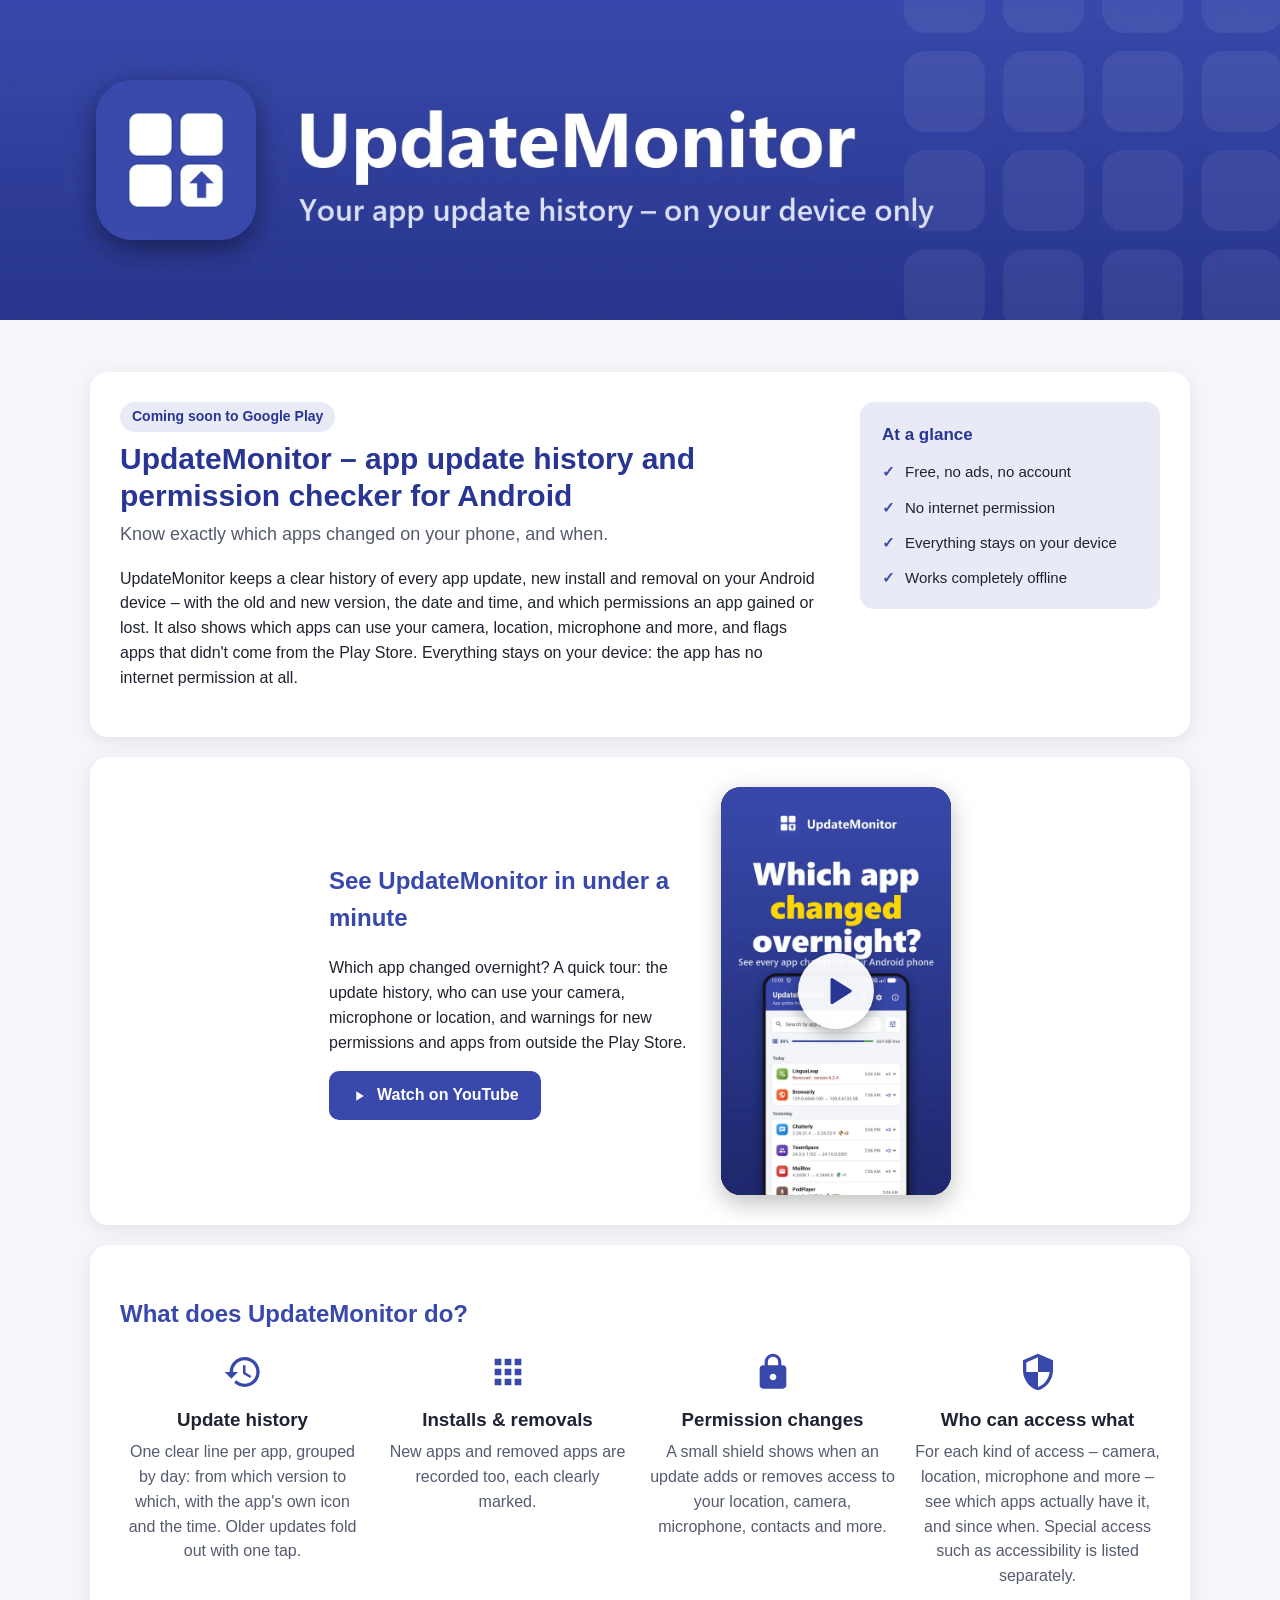
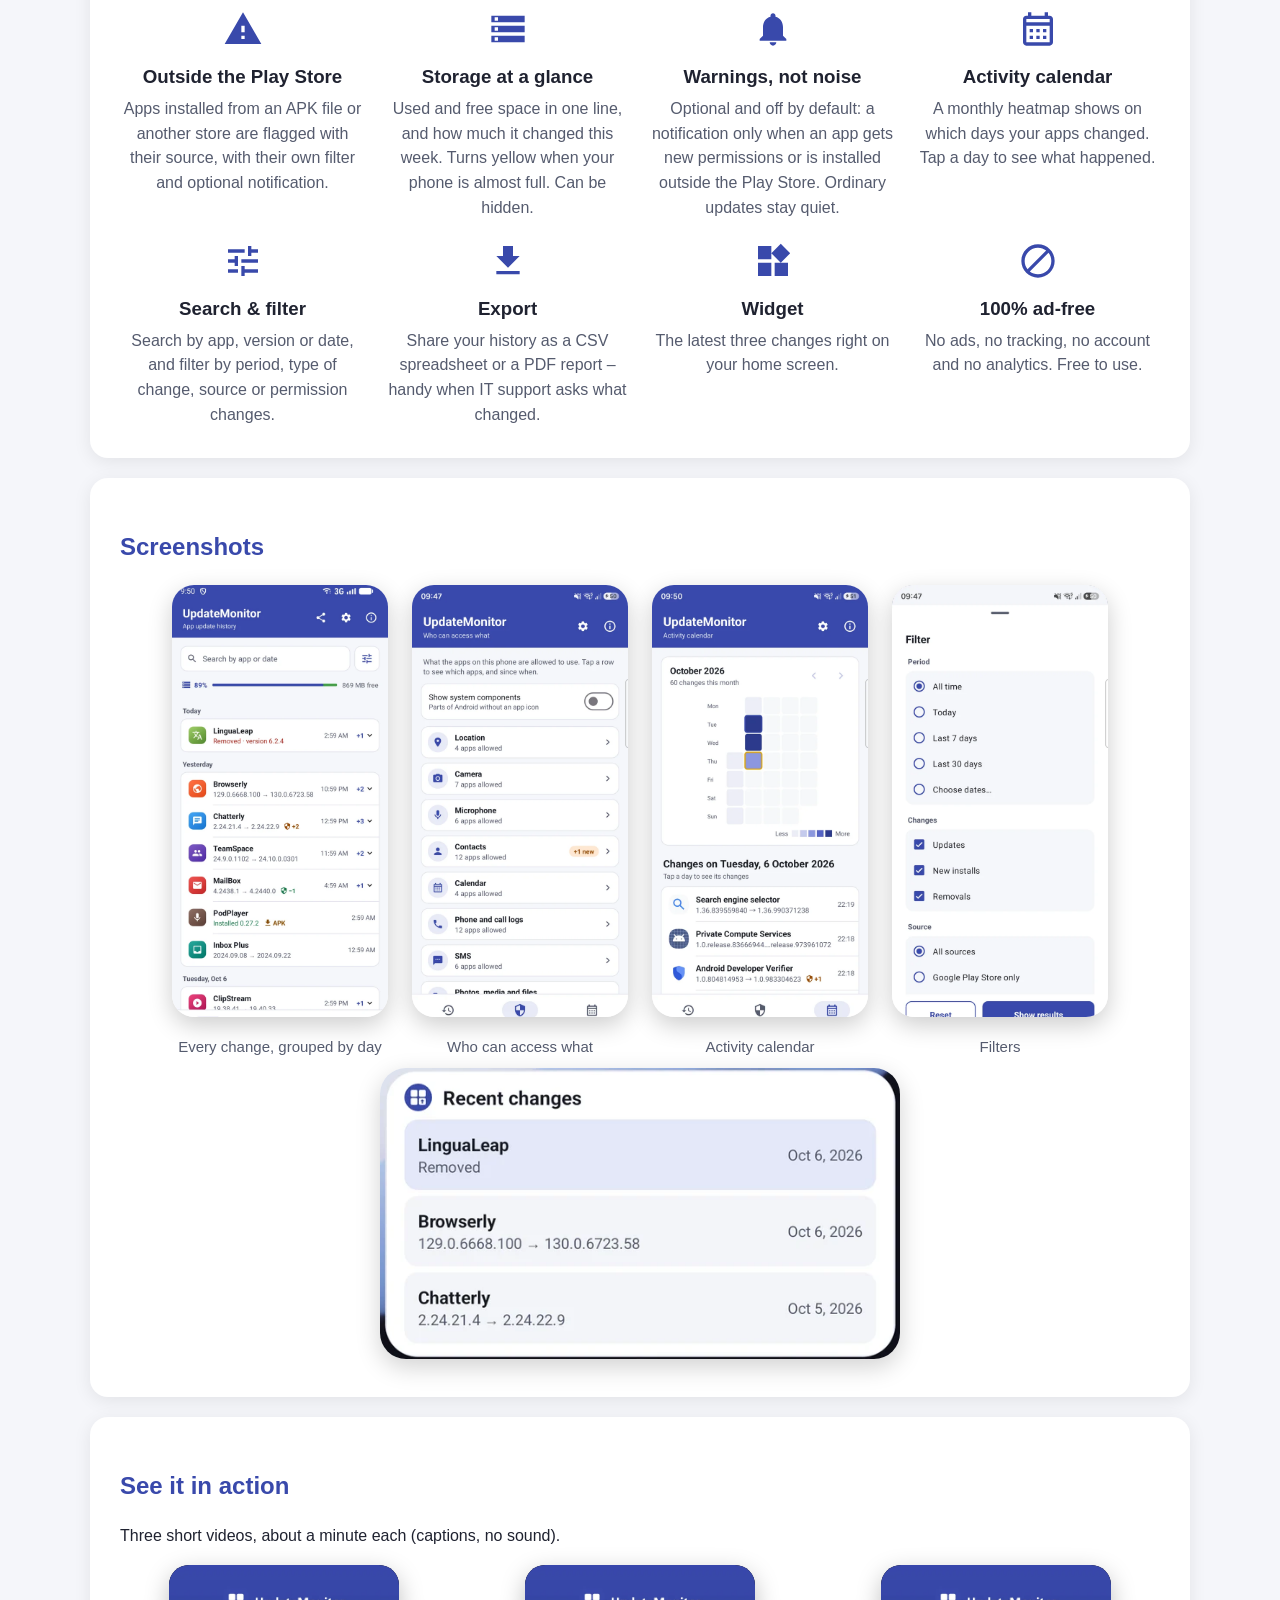
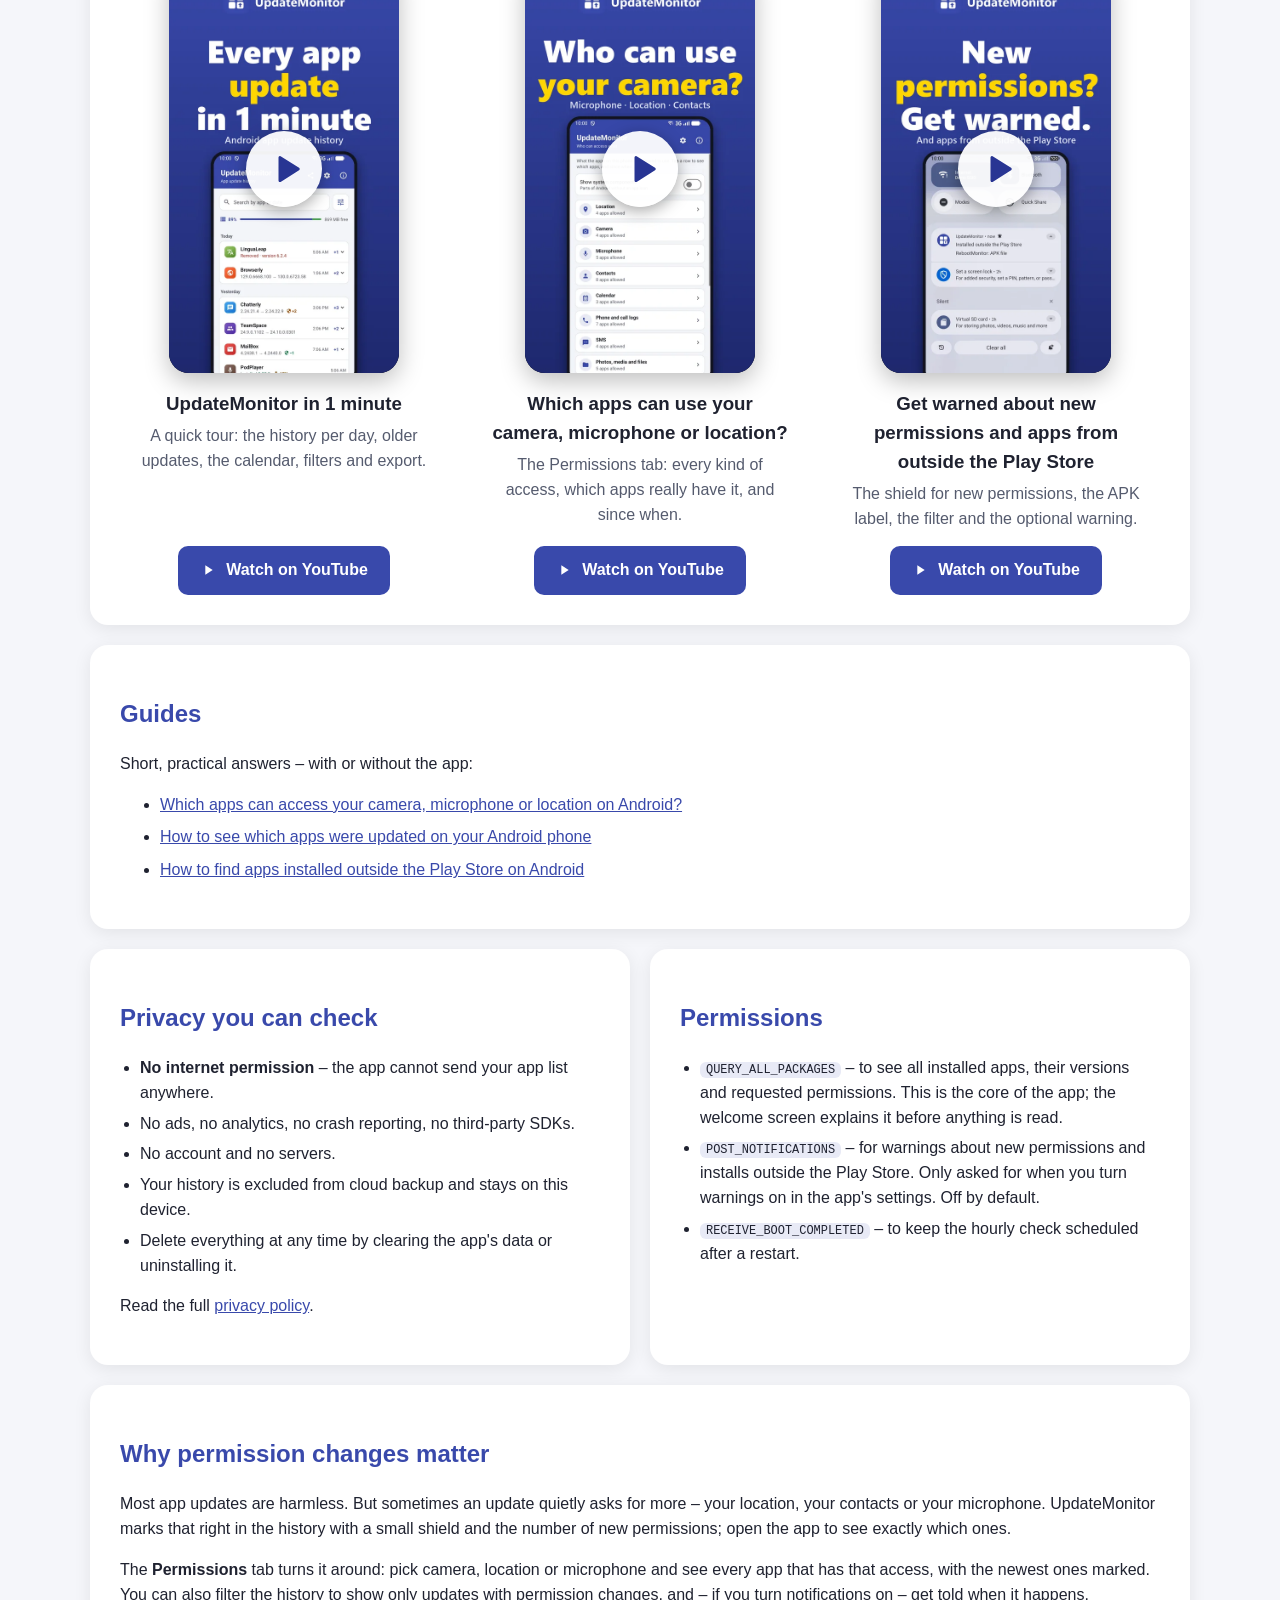
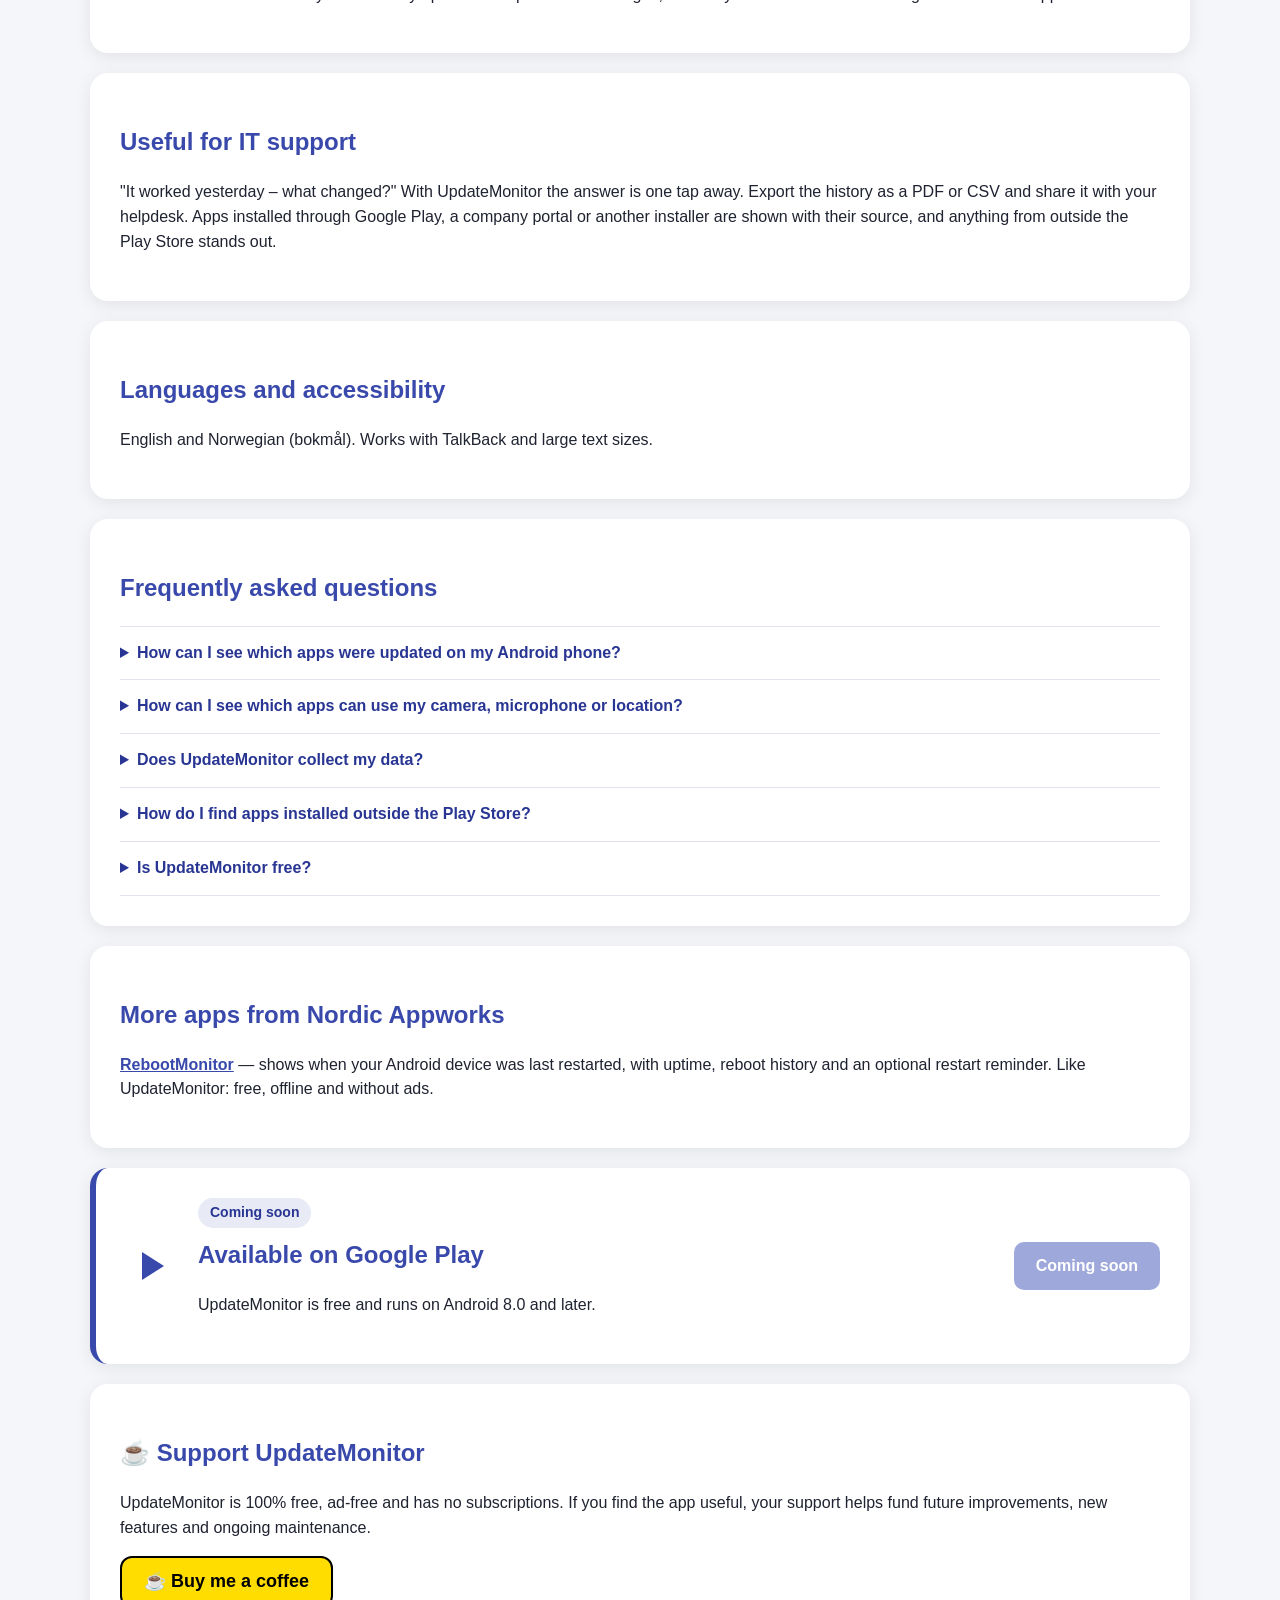
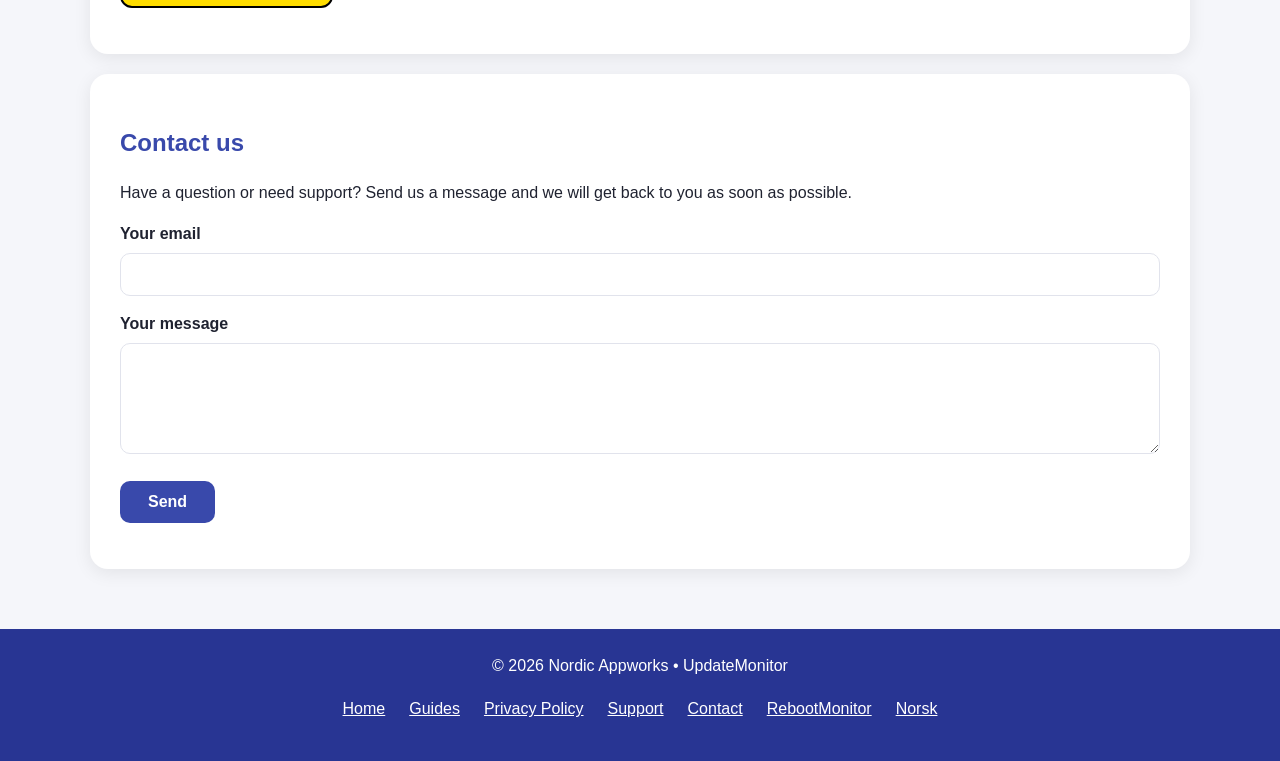
<file: index.html>
<!DOCTYPE html>
<html lang="en">
<head>
  <meta charset="utf-8">
  <meta name="viewport" content="width=device-width, initial-scale=1">
  <title>UpdateMonitor – App Update History &amp; Permission Checker for Android</title>
  <meta name="description" content="See which Android apps were updated, which apps can use your camera, microphone or location, and which came from outside the Play Store. Free, offline, no ads.">
  <link rel="canonical" href="https://updatemonitor.app/">
  <link rel="alternate" hreflang="en" href="https://updatemonitor.app/">
  <link rel="alternate" hreflang="nb" href="https://updatemonitor.app/no/">
  <link rel="alternate" hreflang="x-default" href="https://updatemonitor.app/">
  <link rel="icon" href="favicon.ico" sizes="any">
  <link rel="icon" href="favicon.png" type="image/png">
  <link rel="apple-touch-icon" href="img/apple-touch-icon.png">
  <meta name="theme-color" content="#283593">
  <meta property="og:type" content="website">
  <meta property="og:title" content="UpdateMonitor – App Update History &amp; Permission Checker for Android">
  <meta property="og:description" content="Every app update, install and removal on your device – with permission changes. No internet, no ads, no tracking.">
  <meta property="og:url" content="https://updatemonitor.app/">
  <meta property="og:image" content="https://updatemonitor.app/img/og-image.png">
  <meta name="twitter:card" content="summary_large_image">
  <link rel="stylesheet" href="style.css">
  <script type="application/ld+json">
  {
    "@context": "https://schema.org",
    "@type": "SoftwareApplication",
    "name": "UpdateMonitor",
    "operatingSystem": "Android 8.0 or later",
    "applicationCategory": "UtilitiesApplication",
    "description": "Records every app update, install and removal on your Android device, shows which apps can use your camera, location and more, and flags apps installed outside the Play Store. Works fully offline.",
    "url": "https://updatemonitor.app/",
    "offers": { "@type": "Offer", "price": "0", "priceCurrency": "EUR" },
    "publisher": { "@type": "Organization", "name": "Nordic Appworks" }
  }
  </script>
  <script type="application/ld+json">
[
  {
    "@context": "https://schema.org",
    "@type": "VideoObject",
    "name": "UpdateMonitor in 1 minute",
    "description": "A quick tour: the history per day, older updates, the calendar, filters and export.",
    "thumbnailUrl": "https://updatemonitor.app/img/video-1.jpg",
    "uploadDate": "2026-10-08T00:00:00+02:00",
    "duration": "PT1M12S",
    "contentUrl": "https://youtube.com/shorts/0LE4vzGjj98",
    "embedUrl": "https://www.youtube-nocookie.com/embed/0LE4vzGjj98"
  },
  {
    "@context": "https://schema.org",
    "@type": "VideoObject",
    "name": "Which apps can use your camera, microphone or location?",
    "description": "The Permissions tab: every kind of access, which apps really have it, and since when.",
    "thumbnailUrl": "https://updatemonitor.app/img/video-2.jpg",
    "uploadDate": "2026-10-08T00:00:00+02:00",
    "duration": "PT50S",
    "contentUrl": "https://youtube.com/shorts/-YNwwlB9cz0",
    "embedUrl": "https://www.youtube-nocookie.com/embed/-YNwwlB9cz0"
  },
  {
    "@context": "https://schema.org",
    "@type": "VideoObject",
    "name": "Get warned about new permissions and apps from outside the Play Store",
    "description": "The shield for new permissions, the APK label, the filter and the optional warning.",
    "thumbnailUrl": "https://updatemonitor.app/img/video-3.jpg",
    "uploadDate": "2026-10-08T00:00:00+02:00",
    "duration": "PT1M16S",
    "contentUrl": "https://youtube.com/shorts/X3xFkaH3P44",
    "embedUrl": "https://www.youtube-nocookie.com/embed/X3xFkaH3P44"
  }
]
  </script>
  <script type="application/ld+json">
{
  "@context": "https://schema.org",
  "@type": "VideoObject",
  "name": "UpdateMonitor – see every app change on your Android phone",
  "description": "A quick tour of UpdateMonitor: update history, who can use your camera, microphone or location, and warnings for new permissions and apps from outside the Play Store.",
  "thumbnailUrl": "https://updatemonitor.app/img/video-promo.jpg",
  "uploadDate": "2026-10-08T00:00:00+02:00",
  "duration": "PT56S",
  "contentUrl": "https://youtube.com/shorts/Ogi1GAPPjlM",
  "embedUrl": "https://www.youtube-nocookie.com/embed/Ogi1GAPPjlM"
}
  </script>
<script type="application/ld+json">
{
  "@context": "https://schema.org",
  "@type": "FAQPage",
  "@id": "https://updatemonitor.app/#faq",
  "inLanguage": "en",
  "mainEntity": [
    {
      "@type": "Question",
      "name": "How can I see which apps were updated on my Android phone?",
      "acceptedAnswer": {
        "@type": "Answer",
        "text": "Open UpdateMonitor: it lists every update, install and removal grouped by day, with the old and new version and the time. The history is stored on your device, so you can look back at earlier updates."
      }
    },
    {
      "@type": "Question",
      "name": "How can I see which apps can use my camera, microphone or location?",
      "acceptedAnswer": {
        "@type": "Answer",
        "text": "The permissions overview shows, per permission, how many apps are allowed to use it and which apps they are. You can also review this in Android's own settings."
      }
    },
    {
      "@type": "Question",
      "name": "Does UpdateMonitor collect my data?",
      "acceptedAnswer": {
        "@type": "Answer",
        "text": "No. The app has no internet permission at all, so nothing can leave your phone. There is no account, no ads and no analytics."
      }
    },
    {
      "@type": "Question",
      "name": "How do I find apps installed outside the Play Store?",
      "acceptedAnswer": {
        "@type": "Answer",
        "text": "UpdateMonitor flags apps that did not come from the Play Store, lets you filter on the source, and warns you when such an app is installed."
      }
    },
    {
      "@type": "Question",
      "name": "Is UpdateMonitor free?",
      "acceptedAnswer": {
        "@type": "Answer",
        "text": "Yes. UpdateMonitor is free to use, with no ads and no account."
      }
    }
  ]
}
</script>
</head>
<body>

<svg xmlns="http://www.w3.org/2000/svg" style="display:none">
  <symbol id="i-history" viewBox="0 0 24 24"><path d="M13,3c-4.97,0 -9,4.03 -9,9L1,12l3.89,3.89 0.07,0.14L9,12L6,12c0,-3.87 3.13,-7 7,-7s7,3.13 7,7 -3.13,7 -7,7c-1.93,0 -3.68,-0.79 -4.94,-2.06l-1.42,1.42C8.27,19.99 10.51,21 13,21c4.97,0 9,-4.03 9,-9s-4.03,-9 -9,-9zM12,8v5l4.28,2.54 0.72,-1.21 -3.5,-2.08L13.5,8L12,8z"/></symbol>
  <symbol id="i-apps" viewBox="0 0 24 24"><path d="M4,8h4L8,4L4,4v4zM10,20h4v-4h-4v4zM4,20h4v-4L4,16v4zM4,14h4v-4L4,10v4zM10,14h4v-4h-4v4zM16,4v4h4L20,4h-4zM10,8h4L14,4h-4v4zM16,14h4v-4h-4v4zM16,20h4v-4h-4v4z"/></symbol>
  <symbol id="i-lock" viewBox="0 0 24 24"><path d="M18,8h-1V6c0,-2.76 -2.24,-5 -5,-5S7,3.24 7,6v2H6c-1.1,0 -2,0.9 -2,2v10c0,1.1 0.9,2 2,2h12c1.1,0 2,-0.9 2,-2V10c0,-1.1 -0.9,-2 -2,-2zM12,17c-1.1,0 -2,-0.9 -2,-2s0.9,-2 2,-2 2,0.9 2,2 -0.9,2 -2,2zM15.1,8H8.9V6c0,-1.71 1.39,-3.1 3.1,-3.1 1.71,0 3.1,1.39 3.1,3.1v2z"/></symbol>
  <symbol id="i-bell" viewBox="0 0 24 24"><path d="M12,22c1.1,0 2,-0.9 2,-2h-4c0,1.1 0.89,2 2,2zM18,16v-5c0,-3.07 -1.64,-5.64 -4.5,-6.32L13.5,4c0,-0.83 -0.67,-1.5 -1.5,-1.5s-1.5,0.67 -1.5,1.5v0.68C7.63,5.36 6,7.92 6,11v5l-2,2v1h16v-1l-2,-2z"/></symbol>
  <symbol id="i-calendar" viewBox="0 0 24 24"><path d="M19,4h-1V2h-2v2H8V2H6v2H5C3.89,4 3.01,4.9 3.01,6L3,20c0,1.1 0.89,2 2,2h14c1.1,0 2,-0.9 2,-2V6C21,4.9 20.1,4 19,4zM19,20H5V10h14V20zM19,8H5V6h14V8zM9,14H7v-2h2V14zM13,14h-2v-2h2V14zM17,14h-2v-2h2V14zM9,18H7v-2h2V18zM13,18h-2v-2h2V18zM17,18h-2v-2h2V18z"/></symbol>
  <symbol id="i-filter" viewBox="0 0 24 24"><path d="M3,17v2h6v-2L3,17zM3,5v2h10L13,5L3,5zM13,21v-2h8v-2h-8v-2h-2v6h2zM7,9v2L3,11v2h4v2h2L9,9L7,9zM21,13v-2L11,11v2h10zM15,9h2L17,7h4L21,5h-4L17,3h-2v6z"/></symbol>
  <symbol id="i-export" viewBox="0 0 24 24"><path d="M19,9h-4V3H9v6H5l7,7 7,-7zM5,18v2h14v-2H5z"/></symbol>
  <symbol id="i-widget" viewBox="0 0 24 24"><path d="M13,13v8h8v-8h-8zM3,21h8v-8H3v8zM3,3v8h8V3H3zM16.66,1.69L11,7.34 16.66,13l5.66,-5.66 -5.66,-5.65z"/></symbol>
  <symbol id="i-block" viewBox="0 0 24 24"><path d="M12,2C6.48,2 2,6.48 2,12s4.48,10 10,10 10,-4.48 10,-10S17.52,2 12,2zM4,12c0,-4.42 3.58,-8 8,-8 1.85,0 3.55,0.63 4.9,1.69L5.69,16.9C4.63,15.55 4,13.85 4,12zM12,20c-1.85,0 -3.55,-0.63 -4.9,-1.69L18.31,7.1C19.37,8.45 20,10.15 20,12c0,4.42 -3.58,8 -8,8z"/></symbol>
  <symbol id="i-play" viewBox="0 0 24 24"><path d="M8,5v14l11,-7z"/></symbol>
  <symbol id="i-shield" viewBox="0 0 24 24"><path d="M12,1L3,5v6c0,5.55 3.84,10.74 9,12 5.16,-1.26 9,-6.45 9,-12L21,5l-9,-4zM12,11.99h7c-0.53,4.12 -3.28,7.79 -7,8.94L12,12L5,12L5,6.3l7,-3.11v8.8z"/></symbol>
  <symbol id="i-warning" viewBox="0 0 24 24"><path d="M1,21h22L12,2 1,21zM13,18h-2v-2h2v2zM13,14h-2v-4h2v4z"/></symbol>
  <symbol id="i-storage" viewBox="0 0 24 24"><path d="M2,20h20v-4L2,16v4zM4,17h2v2L4,19v-2zM2,4v4h20L22,4L2,4zM6,7L4,7L4,5h2v2zM2,14h20v-4L2,10v4zM4,11h2v2L4,13v-2z"/></symbol>
</svg>

<header>
  <picture>
    <source media="(max-width:600px)" srcset="img/header-banner-mobile.webp" type="image/webp" width="440" height="400">
    <source srcset="img/header-banner.webp" type="image/webp" width="1600" height="400">
    <img src="img/header-banner.png" width="1600" height="400" alt="UpdateMonitor for Android – your app update history, on your device only" fetchpriority="high">
  </picture>
</header>

<main class="container">

  <section class="card intro-grid"><div class="intro-text">
    <span class="badge">Coming soon to Google Play</span>
    <h1>UpdateMonitor – app update history and permission checker for Android</h1>
    <p class="tagline">Know exactly which apps changed on your phone, and when.</p>
    <p>UpdateMonitor keeps a clear history of every app update, new install and removal on your Android device – with the old and new version, the date and time, and which permissions an app gained or lost. It also shows which apps can use your camera, location, microphone and more, and flags apps that didn't come from the Play Store. Everything stays on your device: the app has no internet permission at all.</p>
  </div><aside class="glance" aria-label="At a glance"><h3>At a glance</h3><ul><li>Free, no ads, no account</li><li>No internet permission</li><li>Everything stays on your device</li><li>Works completely offline</li></ul></aside></section>

  <section class="card" id="promo">
    <div class="video-block promo">
      <div class="video-text">
        <h2>See UpdateMonitor in under a minute</h2>
        <p>Which app changed overnight? A quick tour: the update history, who can use your camera, microphone or location, and warnings for new permissions and apps from outside the Play Store.</p>
        <a class="play-btn" href="https://youtube.com/shorts/Ogi1GAPPjlM" target="_blank" rel="noopener"><svg class="icon" aria-hidden="true"><use href="#i-play"/></svg> Watch on YouTube</a>
      </div>
      <div class="yt" data-id="Ogi1GAPPjlM" data-title="UpdateMonitor in under a minute"><button type="button" aria-label="Play the UpdateMonitor promo video"><picture><source srcset="img/video-promo.webp" type="image/webp"><img src="img/video-promo.jpg" width="540" height="960" alt="UpdateMonitor in under a minute" loading="lazy" decoding="async"></picture><span class="play" aria-hidden="true"><svg viewBox="0 0 24 24"><path d="M6 3.8v16.4a1 1 0 0 0 1.5.9l13-8.2a1 1 0 0 0 0-1.7l-13-8.2A1 1 0 0 0 6 3.8z"/></svg></span></button></div>
    </div>
  </section>

  <section class="card">
    <h2>What does UpdateMonitor do?</h2>
    <div class="features">
      <div class="feature">
        <svg class="icon"><use href="#i-history"/></svg>
        <h3>Update history</h3>
        <p>One clear line per app, grouped by day: from which version to which, with the app's own icon and the time. Older updates fold out with one tap.</p>
      </div>
      <div class="feature">
        <svg class="icon"><use href="#i-apps"/></svg>
        <h3>Installs &amp; removals</h3>
        <p>New apps and removed apps are recorded too, each clearly marked.</p>
      </div>
      <div class="feature">
        <svg class="icon"><use href="#i-lock"/></svg>
        <h3>Permission changes</h3>
        <p>A small shield shows when an update adds or removes access to your location, camera, microphone, contacts and more.</p>
      </div>
      <div class="feature">
        <svg class="icon"><use href="#i-shield"/></svg>
        <h3>Who can access what</h3>
        <p>For each kind of access – camera, location, microphone and more – see which apps actually have it, and since when. Special access such as accessibility is listed separately.</p>
      </div>
      <div class="feature">
        <svg class="icon"><use href="#i-warning"/></svg>
        <h3>Outside the Play Store</h3>
        <p>Apps installed from an APK file or another store are flagged with their source, with their own filter and optional notification.</p>
      </div>
      <div class="feature">
        <svg class="icon"><use href="#i-storage"/></svg>
        <h3>Storage at a glance</h3>
        <p>Used and free space in one line, and how much it changed this week. Turns yellow when your phone is almost full. Can be hidden.</p>
      </div>
      <div class="feature">
        <svg class="icon"><use href="#i-bell"/></svg>
        <h3>Warnings, not noise</h3>
        <p>Optional and off by default: a notification only when an app gets new permissions or is installed outside the Play Store. Ordinary updates stay quiet.</p>
      </div>
      <div class="feature">
        <svg class="icon"><use href="#i-calendar"/></svg>
        <h3>Activity calendar</h3>
        <p>A monthly heatmap shows on which days your apps changed. Tap a day to see what happened.</p>
      </div>
      <div class="feature">
        <svg class="icon"><use href="#i-filter"/></svg>
        <h3>Search &amp; filter</h3>
        <p>Search by app, version or date, and filter by period, type of change, source or permission changes.</p>
      </div>
      <div class="feature">
        <svg class="icon"><use href="#i-export"/></svg>
        <h3>Export</h3>
        <p>Share your history as a CSV spreadsheet or a PDF report – handy when IT support asks what changed.</p>
      </div>
      <div class="feature">
        <svg class="icon"><use href="#i-widget"/></svg>
        <h3>Widget</h3>
        <p>The latest three changes right on your home screen.</p>
      </div>
      <div class="feature">
        <svg class="icon"><use href="#i-block"/></svg>
        <h3>100% ad-free</h3>
        <p>No ads, no tracking, no account and no analytics. Free to use.</p>
      </div>
    </div>
  </section>

  <section class="card">
    <h2>Screenshots</h2>
    <div class="screens">
      <figure>
        <picture><source srcset="img/screen-history.webp" type="image/webp"><img src="img/screen-history.png" width="600" height="1200" loading="lazy" alt="UpdateMonitor history: one line per app, grouped by day, with permission and source signals"></picture>
        <figcaption>Every change, grouped by day</figcaption>
      </figure>
      <figure>
        <picture><source srcset="img/screen-permissions.webp" type="image/webp"><img src="img/screen-permissions.png" width="600" height="1200" loading="lazy" alt="Permissions tab: how many apps can use location, camera, microphone and more"></picture>
        <figcaption>Who can access what</figcaption>
      </figure>
      <figure>
        <picture><source srcset="img/screen-calendar.webp" type="image/webp"><img src="img/screen-calendar.png" width="600" height="1200" loading="lazy" alt="Activity calendar with a monthly heatmap"></picture>
        <figcaption>Activity calendar</figcaption>
      </figure>
      <figure>
        <picture><source srcset="img/screen-filter.webp" type="image/webp"><img src="img/screen-filter.png" width="600" height="1200" loading="lazy" alt="Filter by period, type of change and source"></picture>
        <figcaption>Filters</figcaption>
      </figure>
    </div>
    <div class="widget-shot">
      <picture><source srcset="img/widget.webp" type="image/webp"><img src="img/widget.png" width="600" height="336" loading="lazy" alt="UpdateMonitor home screen widget with the latest changes"></picture>
    </div>
  </section>

  <section class="card" id="videos">
    <h2>See it in action</h2>
    <p>Three short videos, about a minute each (captions, no sound).</p>
    <div class="videos">
      <div class="video-item">
        <div class="yt" data-id="0LE4vzGjj98" data-title="UpdateMonitor in 1 minute"><button type="button" aria-label="Play the video: UpdateMonitor in 1 minute"><picture><source srcset="img/video-1.webp" type="image/webp"><img src="img/video-1.jpg" width="540" height="960" alt="UpdateMonitor in 1 minute" loading="lazy" decoding="async"></picture><span class="play" aria-hidden="true"><svg viewBox="0 0 24 24"><path d="M6 3.8v16.4a1 1 0 0 0 1.5.9l13-8.2a1 1 0 0 0 0-1.7l-13-8.2A1 1 0 0 0 6 3.8z"/></svg></span></button></div>
        <h3>UpdateMonitor in 1 minute</h3>
        <p>A quick tour: the history per day, older updates, the calendar, filters and export.</p>
        <a class="play-btn" href="https://youtube.com/shorts/0LE4vzGjj98" target="_blank" rel="noopener"><svg class="icon" aria-hidden="true"><use href="#i-play"/></svg> Watch on YouTube</a>
      </div>
      <div class="video-item">
        <div class="yt" data-id="-YNwwlB9cz0" data-title="Which apps can use your camera, microphone or location?"><button type="button" aria-label="Play the video: Which apps can use your camera, microphone or location?"><picture><source srcset="img/video-2.webp" type="image/webp"><img src="img/video-2.jpg" width="540" height="960" alt="Which apps can use your camera, microphone or location?" loading="lazy" decoding="async"></picture><span class="play" aria-hidden="true"><svg viewBox="0 0 24 24"><path d="M6 3.8v16.4a1 1 0 0 0 1.5.9l13-8.2a1 1 0 0 0 0-1.7l-13-8.2A1 1 0 0 0 6 3.8z"/></svg></span></button></div>
        <h3>Which apps can use your camera, microphone or location?</h3>
        <p>The Permissions tab: every kind of access, which apps really have it, and since when.</p>
        <a class="play-btn" href="https://youtube.com/shorts/-YNwwlB9cz0" target="_blank" rel="noopener"><svg class="icon" aria-hidden="true"><use href="#i-play"/></svg> Watch on YouTube</a>
      </div>
      <div class="video-item">
        <div class="yt" data-id="X3xFkaH3P44" data-title="Get warned about new permissions and apps from outside the Play Store"><button type="button" aria-label="Play the video: Get warned about new permissions and apps from outside the Play Store"><picture><source srcset="img/video-3.webp" type="image/webp"><img src="img/video-3.jpg" width="540" height="960" alt="Get warned about new permissions and apps from outside the Play Store" loading="lazy" decoding="async"></picture><span class="play" aria-hidden="true"><svg viewBox="0 0 24 24"><path d="M6 3.8v16.4a1 1 0 0 0 1.5.9l13-8.2a1 1 0 0 0 0-1.7l-13-8.2A1 1 0 0 0 6 3.8z"/></svg></span></button></div>
        <h3>Get warned about new permissions and apps from outside the Play Store</h3>
        <p>The shield for new permissions, the APK label, the filter and the optional warning.</p>
        <a class="play-btn" href="https://youtube.com/shorts/X3xFkaH3P44" target="_blank" rel="noopener"><svg class="icon" aria-hidden="true"><use href="#i-play"/></svg> Watch on YouTube</a>
      </div>
    </div>
  </section>

  <section class="card" id="guides">
    <h2>Guides</h2>
    <p>Short, practical answers – with or without the app:</p>
    <ul class="guide-links">
      <li><a href="guides/android-app-permissions.html">Which apps can access your camera, microphone or location on Android?</a></li>
      <li><a href="guides/android-app-update-history.html">How to see which apps were updated on your Android phone</a></li>
      <li><a href="guides/find-apps-outside-play-store.html">How to find apps installed outside the Play Store on Android</a></li>
    </ul>
  </section>

  <div class="two-col">
    <section class="card">
      <h2>Privacy you can check</h2>
      <ul class="check-list">
        <li><strong>No internet permission</strong> – the app cannot send your app list anywhere.</li>
        <li>No ads, no analytics, no crash reporting, no third-party SDKs.</li>
        <li>No account and no servers.</li>
        <li>Your history is excluded from cloud backup and stays on this device.</li>
        <li>Delete everything at any time by clearing the app's data or uninstalling it.</li>
      </ul>
      <p>Read the full <a href="privacy.html">privacy policy</a>.</p>
    </section>
    <section class="card">
      <h2>Permissions</h2>
      <ul class="perm-list">
        <li><code>QUERY_ALL_PACKAGES</code> – to see all installed apps, their versions and requested permissions. This is the core of the app; the welcome screen explains it before anything is read.</li>
        <li><code>POST_NOTIFICATIONS</code> – for warnings about new permissions and installs outside the Play Store. Only asked for when you turn warnings on in the app's settings. Off by default.</li>
        <li><code>RECEIVE_BOOT_COMPLETED</code> – to keep the hourly check scheduled after a restart.</li>
      </ul>
    </section>
  </div>

  <section class="card">
    <h2>Why permission changes matter</h2>
    <p>Most app updates are harmless. But sometimes an update quietly asks for more – your location, your contacts or your microphone. UpdateMonitor marks that right in the history with a small shield and the number of new permissions; open the app to see exactly which ones.</p>
    <p>The <strong>Permissions</strong> tab turns it around: pick camera, location or microphone and see every app that has that access, with the newest ones marked. You can also filter the history to show only updates with permission changes, and – if you turn notifications on – get told when it happens.</p>
  </section>

  <section class="card">
    <h2>Useful for IT support</h2>
    <p>"It worked yesterday – what changed?" With UpdateMonitor the answer is one tap away. Export the history as a PDF or CSV and share it with your helpdesk. Apps installed through Google Play, a company portal or another installer are shown with their source, and anything from outside the Play Store stands out.</p>
  </section>

  <section class="card">
    <h2>Languages and accessibility</h2>
    <p>English and Norwegian (bokmål). Works with TalkBack and large text sizes.</p>
  </section>

  <section class="card faq" id="faq"><h2>Frequently asked questions</h2><details><summary>How can I see which apps were updated on my Android phone?</summary><p>Open UpdateMonitor: it lists every update, install and removal grouped by day, with the old and new version and the time. The history is stored on your device, so you can look back at earlier updates.</p></details><details><summary>How can I see which apps can use my camera, microphone or location?</summary><p>The permissions overview shows, per permission, how many apps are allowed to use it and which apps they are. You can also review this in Android's own settings.</p></details><details><summary>Does UpdateMonitor collect my data?</summary><p>No. The app has no internet permission at all, so nothing can leave your phone. There is no account, no ads and no analytics.</p></details><details><summary>How do I find apps installed outside the Play Store?</summary><p>UpdateMonitor flags apps that did not come from the Play Store, lets you filter on the source, and warns you when such an app is installed.</p></details><details><summary>Is UpdateMonitor free?</summary><p>Yes. UpdateMonitor is free to use, with no ads and no account.</p></details></section>

  <section class="card" id="more-apps"><h2>More apps from Nordic Appworks</h2><p><a href="https://rebootmonitor.com/"><strong>RebootMonitor</strong></a> — shows when your Android device was last restarted, with uptime, reboot history and an optional restart reminder. Like UpdateMonitor: free, offline and without ads.</p></section>

  <section class="card play-card">
    <svg class="icon"><use href="#i-play"/></svg>
    <div class="play-text">
      <span class="badge">Coming soon</span>
      <h2>Available on Google Play</h2>
      <p>UpdateMonitor is free and runs on Android 8.0 and later.</p>
    </div>
    <a class="play-btn" aria-disabled="true">Coming soon</a>
  </section>

  <section class="card" id="support">
    <h2>☕ Support UpdateMonitor</h2>
    <p>UpdateMonitor is 100% free, ad-free and has no subscriptions. If you find the app useful, your support helps fund future improvements, new features and ongoing maintenance.</p>
    <p><a class="coffee-btn" href="https://buymeacoffee.com/updatemonitor" target="_blank" rel="noopener">☕ Buy me a coffee</a></p>
  </section>

  <section class="card" id="contact">
    <h2>Contact us</h2>
    <p>Have a question or need support? Send us a message and we will get back to you as soon as possible.</p>
    <form class="contact-form" action="https://formspree.io/f/moevdloa" method="POST">
      <input type="hidden" name="_subject" value="UpdateMonitor website">
      <input type="hidden" name="app" value="UpdateMonitor">
      <label for="email">Your email</label>
      <input id="email" type="email" name="email" required autocomplete="email">
      <label for="message">Your message</label>
      <textarea id="message" name="message" rows="5" required></textarea>
      <button type="submit">Send</button>
      <p class="contact-status" role="status" aria-live="polite"></p>
    </form>
  </section>

</main>

<footer class="footer">
  <div>© 2026 Nordic Appworks • UpdateMonitor</div>
  <nav>
    <a href="./">Home</a>
    <a href="guides/">Guides</a>
    <a href="privacy.html">Privacy Policy</a>
    <a href="#support">Support</a>
    <a href="#contact">Contact</a>
    <a href="https://rebootmonitor.com/">RebootMonitor</a>
    <a href="no/" hreflang="nb" lang="nb">Norsk</a>
  </nav>
</footer>

<script>
  // Send the contact form without leaving the page; falls back to a normal POST without JavaScript
  document.querySelector(".contact-form").addEventListener("submit", async (event) => {
    event.preventDefault();
    const form = event.target;
    const status = form.querySelector(".contact-status");
    const button = form.querySelector("button");
    button.disabled = true;
    status.className = "contact-status";
    status.textContent = "Sending…";
    try {
      const response = await fetch(form.action, {
        method: "POST",
        body: new FormData(form),
        headers: { Accept: "application/json" }
      });
      if (!response.ok) throw new Error(response.status);
      form.reset();
      status.classList.add("ok");
      status.textContent = "Thank you! Your message has been sent.";
    } catch (e) {
      status.classList.add("error");
      status.textContent = "Sorry, the message could not be sent. Please try again later.";
    } finally {
      button.disabled = false;
    }
  });
</script>
<script>
  // Load the YouTube player only after a click (youtube-nocookie); a local file: page opens YouTube instead
  document.querySelectorAll(".yt").forEach(function (box) {
    var button = box.querySelector("button");
    if (!button) return;
    button.addEventListener("click", function () {
      var id = box.getAttribute("data-id");
      if (location.protocol === "file:") { window.open("https://youtube.com/shorts/" + id, "_blank", "noopener"); return; }
      var frame = document.createElement("iframe");
      frame.src = "https://www.youtube-nocookie.com/embed/" + id + "?autoplay=1&rel=0&playsinline=1";
      frame.title = box.getAttribute("data-title");
      frame.allow = "accelerometer; autoplay; encrypted-media; picture-in-picture";
      frame.allowFullscreen = true;
      frame.referrerPolicy = "strict-origin-when-cross-origin";
      box.replaceChildren(frame);
    });
  });
</script>
</body>
</html>
</file>
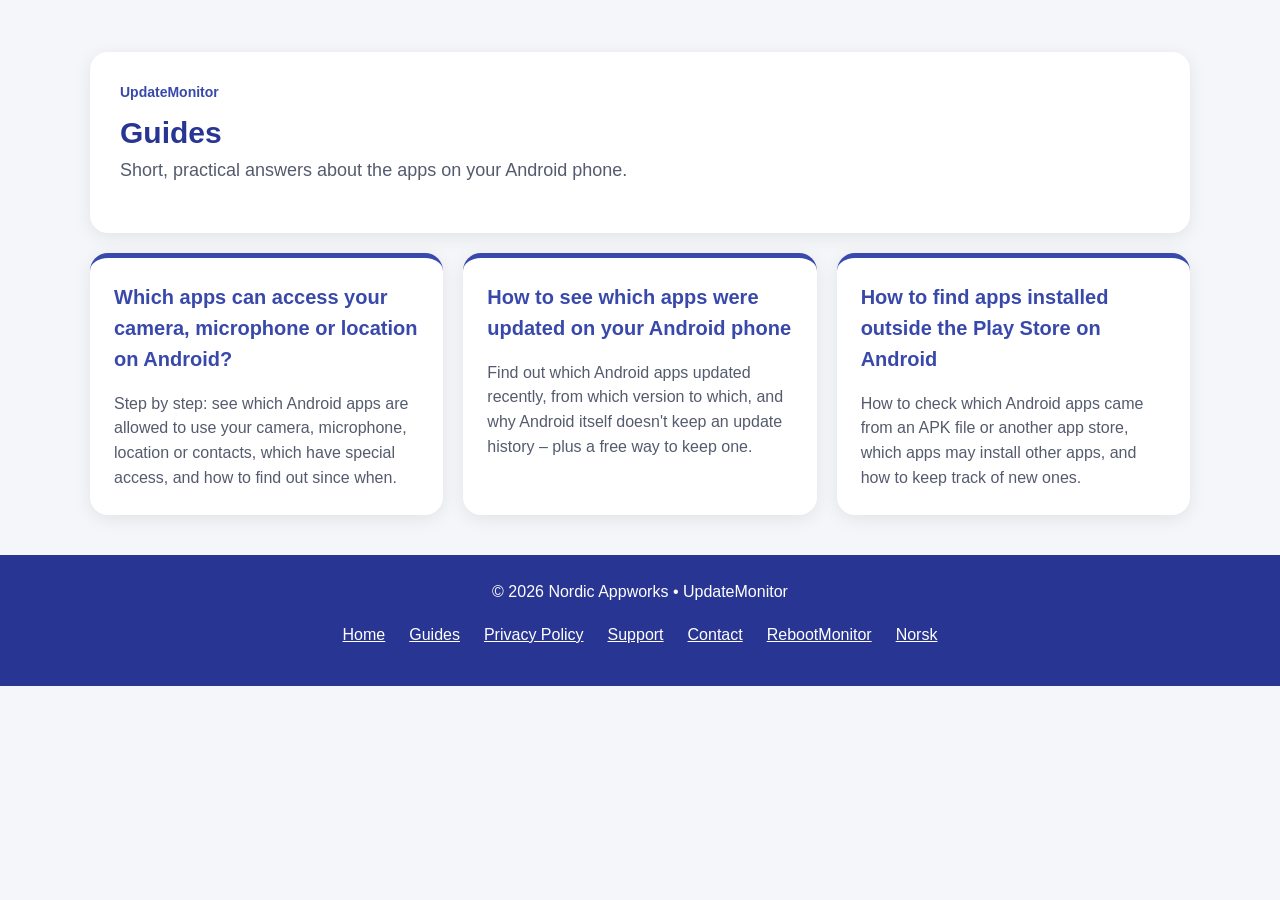
<file: guides/index.html>
<!DOCTYPE html>
<html lang="en">
<head>
  <meta charset="utf-8">
  <meta name="viewport" content="width=device-width, initial-scale=1">
  <title>Android guides: app permissions, updates and sideloaded apps | UpdateMonitor</title>
  <meta name="description" content="Short, practical guides: see which apps can use your camera or location, which apps were updated, and which came from outside the Play Store.">
  <link rel="canonical" href="https://updatemonitor.app/guides/">
  <link rel="icon" href="../favicon.ico" sizes="any">
  <link rel="icon" href="../favicon.png" type="image/png">
  <meta name="theme-color" content="#283593">
  <link rel="stylesheet" href="../style.css">
</head>
<body>

<main class="container">
  <section class="card">
    <nav class="breadcrumbs" aria-label="Breadcrumb"><a href="../">UpdateMonitor</a></nav>
    <h1>Guides</h1>
    <p class="tagline">Short, practical answers about the apps on your Android phone.</p>
  </section>
  <div class="guide-grid">
    <a class="guide-card" href="android-app-permissions.html">
      <h2>Which apps can access your camera, microphone or location on Android?</h2>
      <p>Step by step: see which Android apps are allowed to use your camera, microphone, location or contacts, which have special access, and how to find out since when.</p>
    </a>
    <a class="guide-card" href="android-app-update-history.html">
      <h2>How to see which apps were updated on your Android phone</h2>
      <p>Find out which Android apps updated recently, from which version to which, and why Android itself doesn&#x27;t keep an update history – plus a free way to keep one.</p>
    </a>
    <a class="guide-card" href="find-apps-outside-play-store.html">
      <h2>How to find apps installed outside the Play Store on Android</h2>
      <p>How to check which Android apps came from an APK file or another app store, which apps may install other apps, and how to keep track of new ones.</p>
    </a>
  </div>
</main>

<footer class="footer">
  <div>© 2026 Nordic Appworks • UpdateMonitor</div>
  <nav>
    <a href=".././">Home</a>
    <a href="../guides/">Guides</a>
    <a href="../privacy.html">Privacy Policy</a>
    <a href=".././#support">Support</a>
    <a href=".././#contact">Contact</a>
    <a href="https://rebootmonitor.com/">RebootMonitor</a>
    <a href="../no/" hreflang="nb" lang="nb">Norsk</a>
  </nav>
</footer>
</body>
</html>
</file>
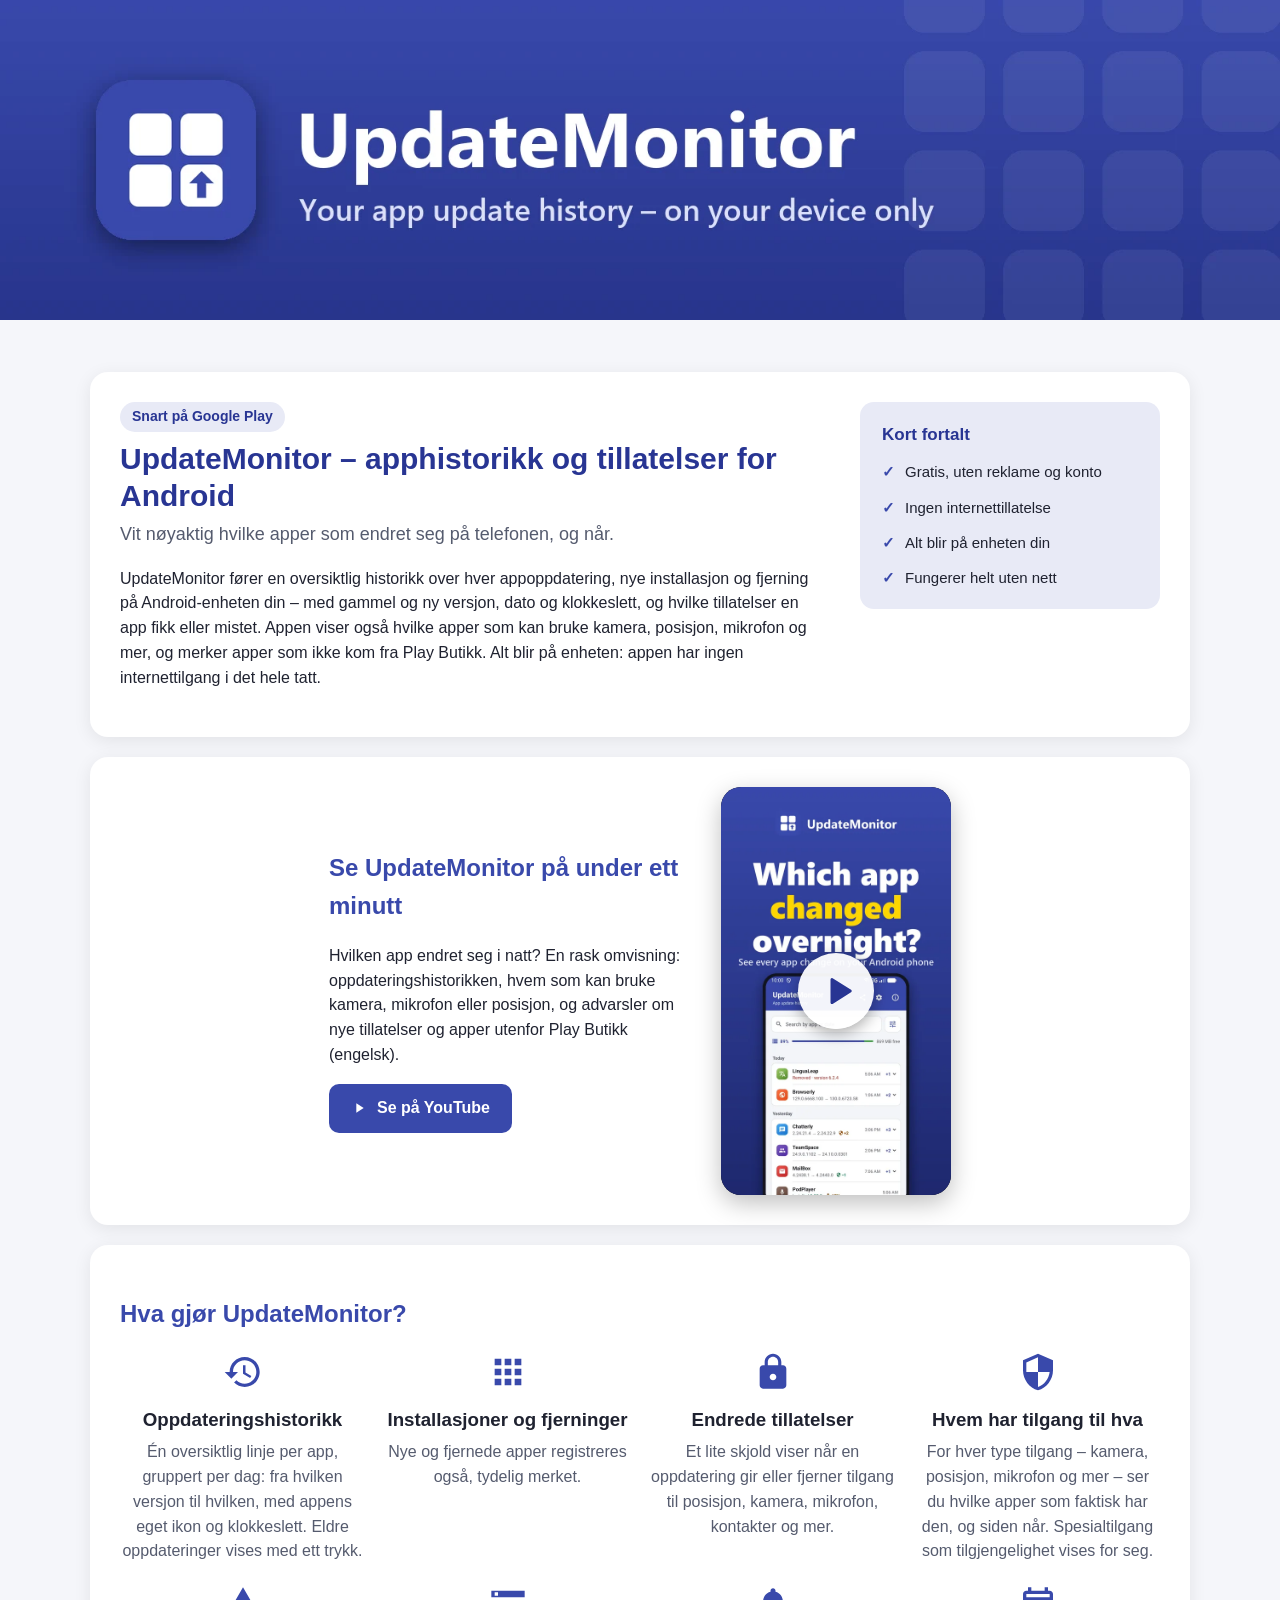
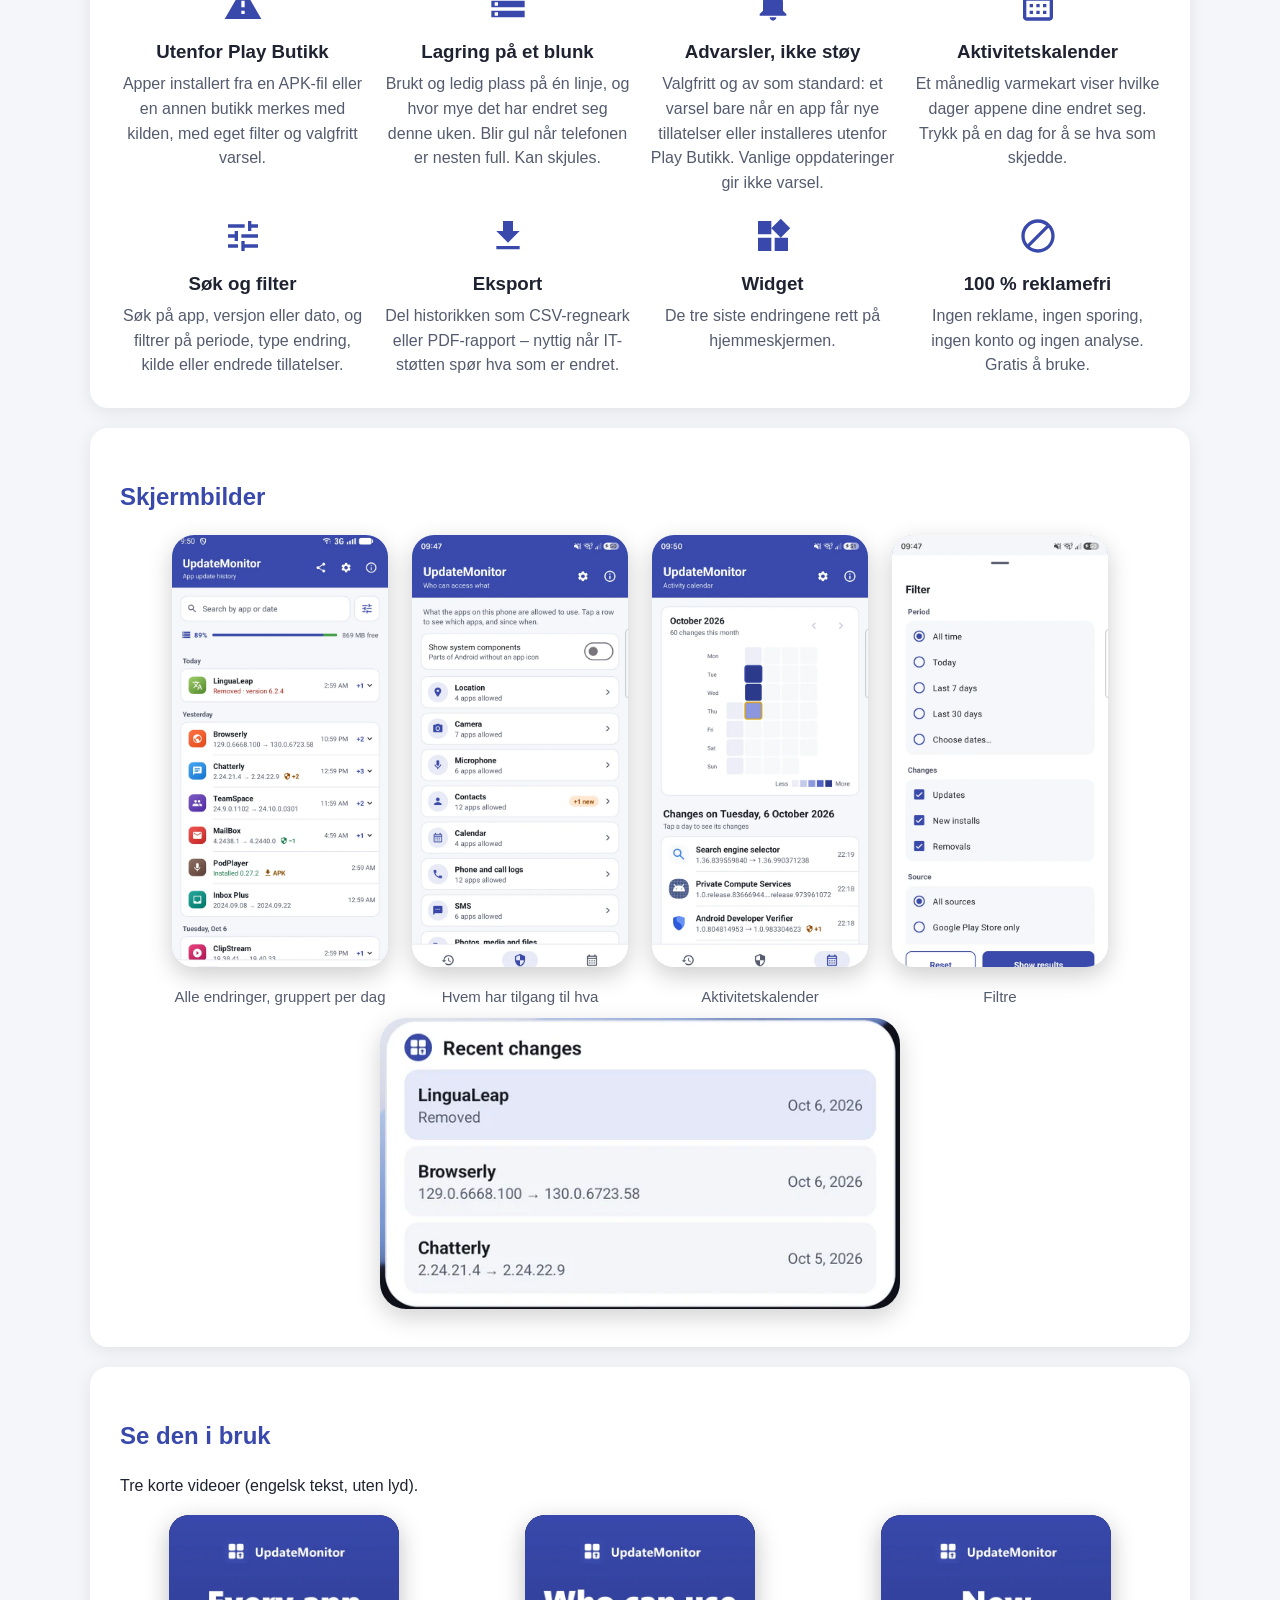
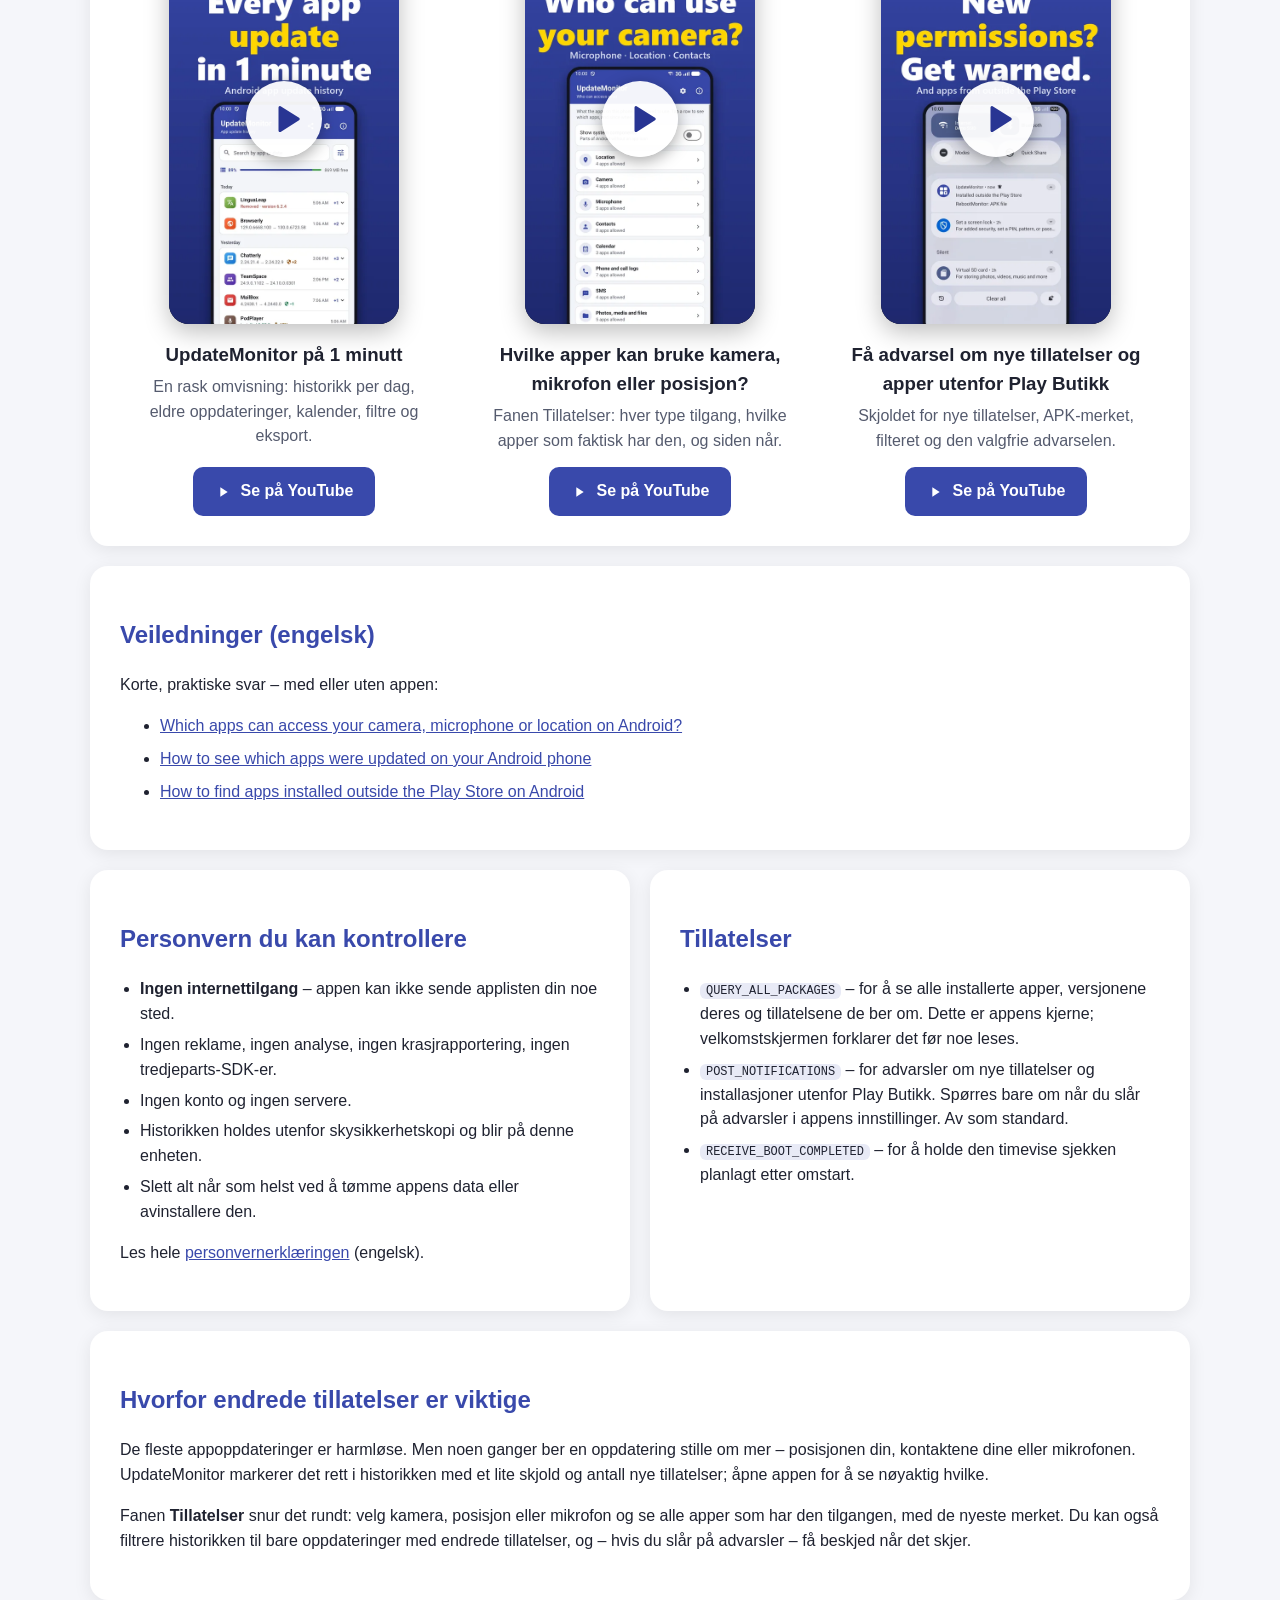
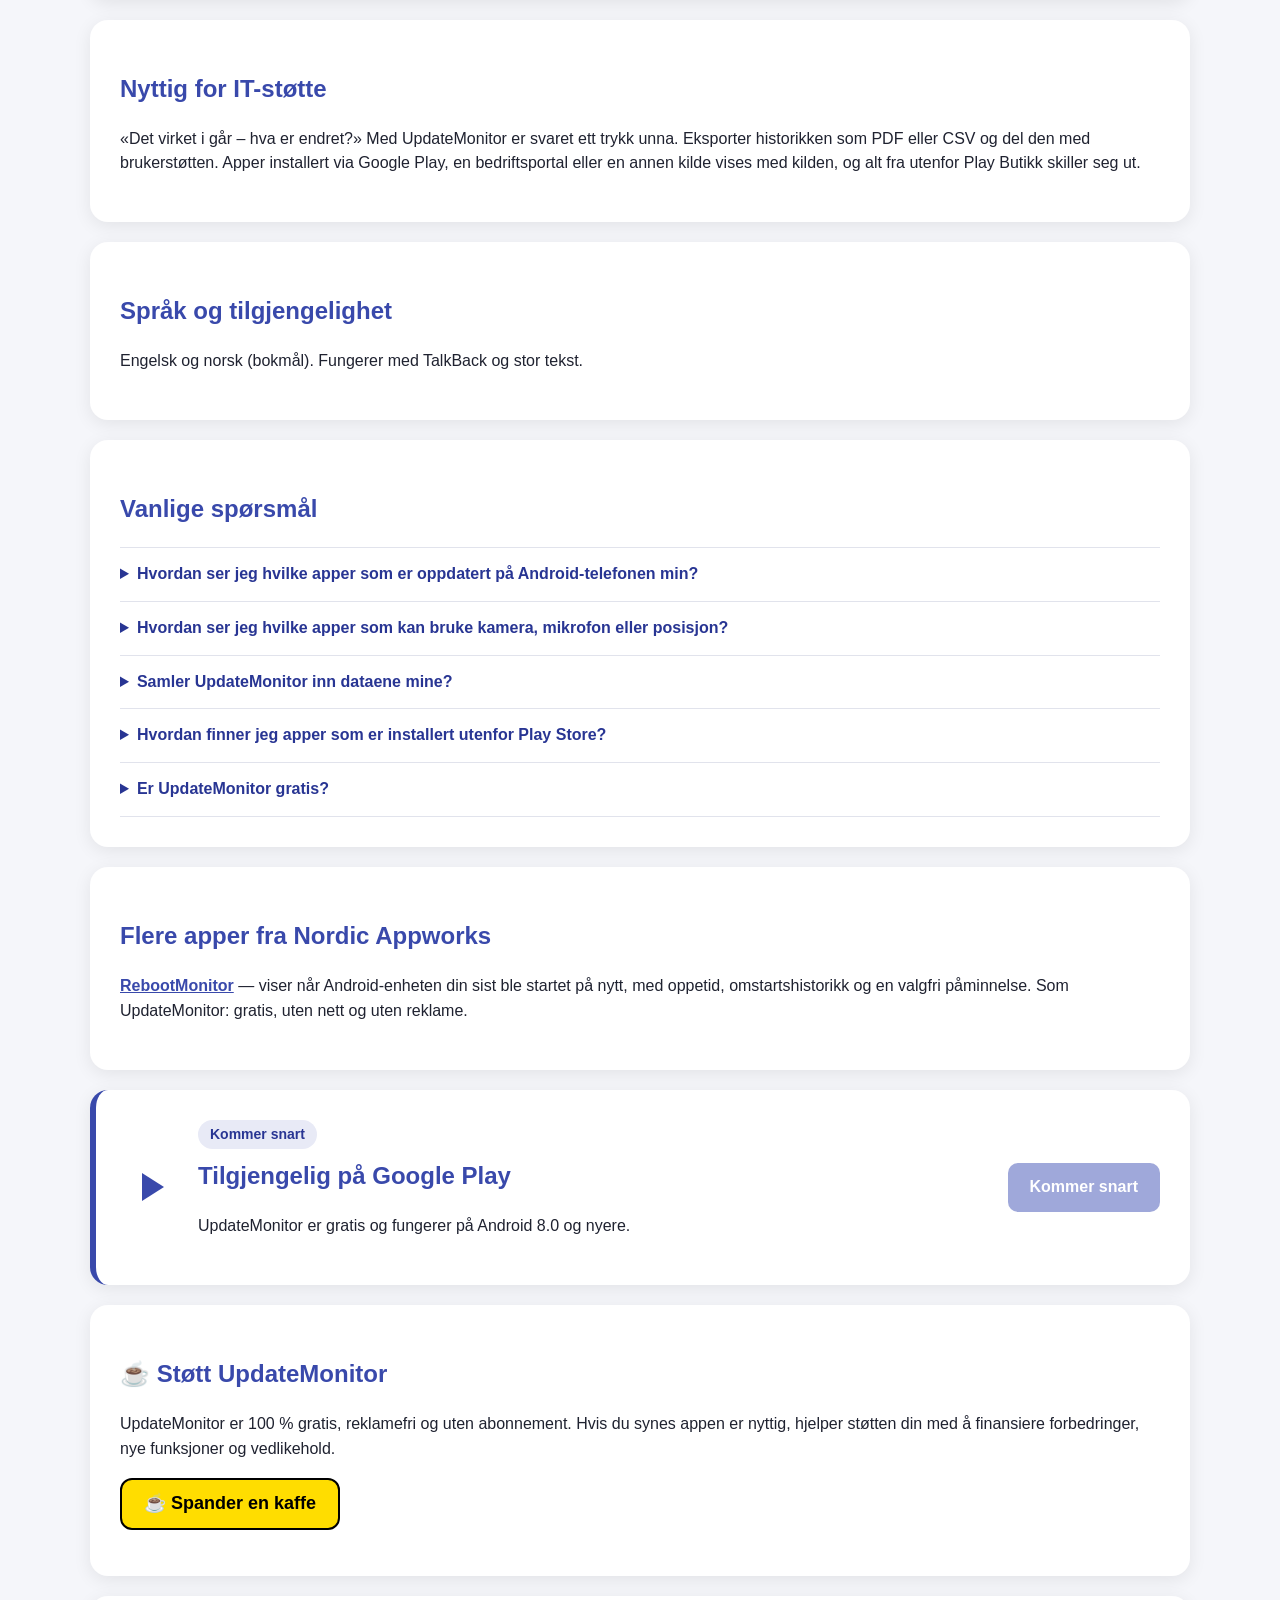
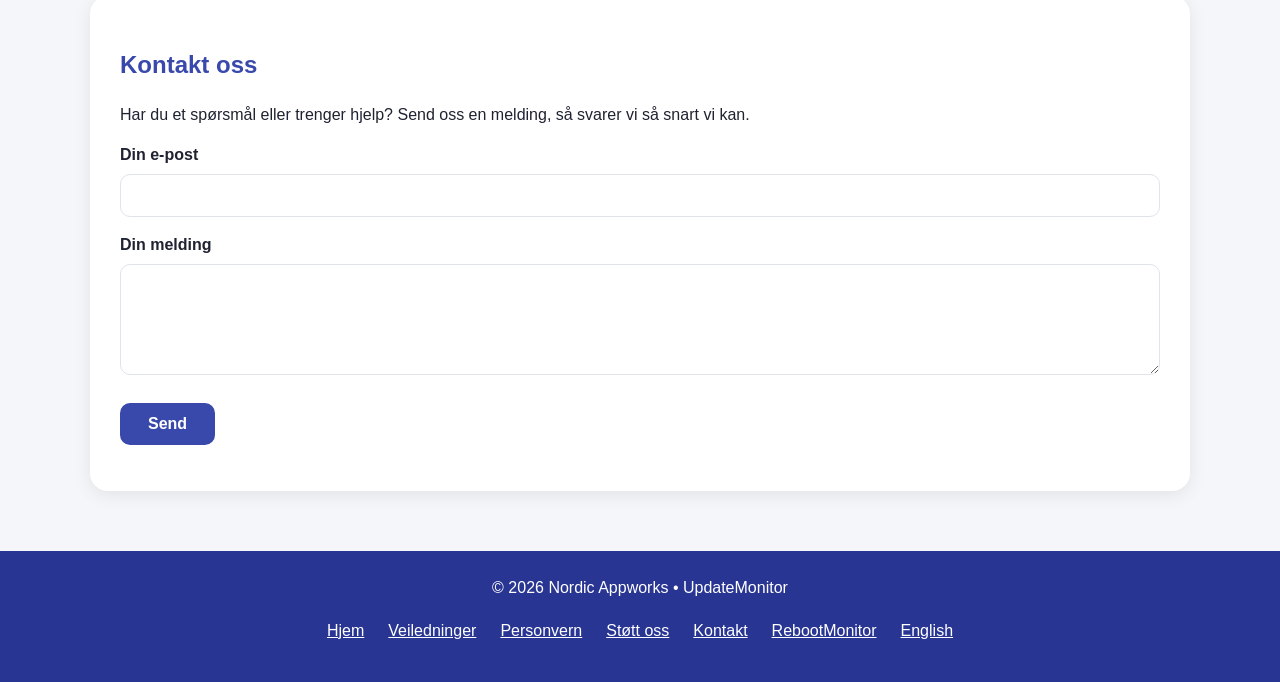
<file: no/index.html>
<!DOCTYPE html>
<html lang="nb">
<head>
  <meta charset="utf-8">
  <meta name="viewport" content="width=device-width, initial-scale=1">
  <title>UpdateMonitor – apphistorikk og tillatelser for Android</title>
  <meta name="description" content="Se hvilke Android-apper som er oppdatert, hvilke apper som kan bruke kamera, mikrofon eller posisjon, og hvilke som kom utenfor Play Butikk. Gratis, uten internett og reklame.">
  <link rel="canonical" href="https://updatemonitor.app/no/">
  <link rel="alternate" hreflang="en" href="https://updatemonitor.app/">
  <link rel="alternate" hreflang="nb" href="https://updatemonitor.app/no/">
  <link rel="alternate" hreflang="x-default" href="https://updatemonitor.app/">
  <link rel="icon" href="../favicon.ico" sizes="any">
  <link rel="icon" href="../favicon.png" type="image/png">
  <link rel="apple-touch-icon" href="../img/apple-touch-icon.png">
  <meta name="theme-color" content="#283593">
  <meta property="og:type" content="website">
  <meta property="og:title" content="UpdateMonitor – apphistorikk og tillatelser for Android">
  <meta property="og:description" content="Every app update, install and removal on your device – with permission changes. No internet, no ads, no tracking.">
  <meta property="og:url" content="https://updatemonitor.app/no/">
  <meta property="og:image" content="https://updatemonitor.app/img/og-image.png">
  <meta name="twitter:card" content="summary_large_image">
  <link rel="stylesheet" href="../style.css">
  <script type="application/ld+json">
  {
    "@context": "https://schema.org",
    "@type": "SoftwareApplication",
    "name": "UpdateMonitor",
    "operatingSystem": "Android 8.0 or later",
    "applicationCategory": "UtilitiesApplication",
    "description": "Records every app update, install and removal on your Android device, shows which apps can use your camera, location and more, and flags apps installed outside the Play Store. Works fully offline.",
    "url": "https://updatemonitor.app/no/", "inLanguage": "nb",
    "offers": { "@type": "Offer", "price": "0", "priceCurrency": "EUR" },
    "publisher": { "@type": "Organization", "name": "Nordic Appworks" }
  }
  </script>
  <script type="application/ld+json">
[
  {
    "@context": "https://schema.org",
    "@type": "VideoObject",
    "name": "UpdateMonitor in 1 minute",
    "description": "A quick tour: the history per day, older updates, the calendar, filters and export.",
    "thumbnailUrl": "https://updatemonitor.app/img/video-1.jpg",
    "uploadDate": "2026-10-08T00:00:00+02:00",
    "duration": "PT1M12S",
    "contentUrl": "https://youtube.com/shorts/0LE4vzGjj98",
    "embedUrl": "https://www.youtube-nocookie.com/embed/0LE4vzGjj98"
  },
  {
    "@context": "https://schema.org",
    "@type": "VideoObject",
    "name": "Which apps can use your camera, microphone or location?",
    "description": "The Permissions tab: every kind of access, which apps really have it, and since when.",
    "thumbnailUrl": "https://updatemonitor.app/img/video-2.jpg",
    "uploadDate": "2026-10-08T00:00:00+02:00",
    "duration": "PT50S",
    "contentUrl": "https://youtube.com/shorts/-YNwwlB9cz0",
    "embedUrl": "https://www.youtube-nocookie.com/embed/-YNwwlB9cz0"
  },
  {
    "@context": "https://schema.org",
    "@type": "VideoObject",
    "name": "Get warned about new permissions and apps from outside the Play Store",
    "description": "The shield for new permissions, the APK label, the filter and the optional warning.",
    "thumbnailUrl": "https://updatemonitor.app/img/video-3.jpg",
    "uploadDate": "2026-10-08T00:00:00+02:00",
    "duration": "PT1M16S",
    "contentUrl": "https://youtube.com/shorts/X3xFkaH3P44",
    "embedUrl": "https://www.youtube-nocookie.com/embed/X3xFkaH3P44"
  }
]
  </script>
  <script type="application/ld+json">
{
  "@context": "https://schema.org",
  "@type": "VideoObject",
  "name": "UpdateMonitor – see every app change on your Android phone",
  "description": "A quick tour of UpdateMonitor: update history, who can use your camera, microphone or location, and warnings for new permissions and apps from outside the Play Store.",
  "thumbnailUrl": "https://updatemonitor.app/img/video-promo.jpg",
  "uploadDate": "2026-10-08T00:00:00+02:00",
  "duration": "PT56S",
  "contentUrl": "https://youtube.com/shorts/Ogi1GAPPjlM",
  "embedUrl": "https://www.youtube-nocookie.com/embed/Ogi1GAPPjlM"
}
  </script>
<script type="application/ld+json">
{
  "@context": "https://schema.org",
  "@type": "FAQPage",
  "@id": "https://updatemonitor.app/no/#faq",
  "inLanguage": "nb",
  "mainEntity": [
    {
      "@type": "Question",
      "name": "Hvordan ser jeg hvilke apper som er oppdatert på Android-telefonen min?",
      "acceptedAnswer": {
        "@type": "Answer",
        "text": "Åpne UpdateMonitor: den viser alle oppdateringer, installasjoner og fjerninger gruppert per dag, med gammel og ny versjon og klokkeslett. Historikken lagres på enheten, så du kan se tilbake på tidligere oppdateringer."
      }
    },
    {
      "@type": "Question",
      "name": "Hvordan ser jeg hvilke apper som kan bruke kamera, mikrofon eller posisjon?",
      "acceptedAnswer": {
        "@type": "Answer",
        "text": "Tillatelsesoversikten viser for hver tillatelse hvor mange apper som har tilgang, og hvilke apper det er. Du kan også se dette i Androids egne innstillinger."
      }
    },
    {
      "@type": "Question",
      "name": "Samler UpdateMonitor inn dataene mine?",
      "acceptedAnswer": {
        "@type": "Answer",
        "text": "Nei. Appen har ingen internettillatelse i det hele tatt, så ingenting kan forlate telefonen. Det er ingen konto, ingen reklame og ingen analyse."
      }
    },
    {
      "@type": "Question",
      "name": "Hvordan finner jeg apper som er installert utenfor Play Store?",
      "acceptedAnswer": {
        "@type": "Answer",
        "text": "UpdateMonitor markerer apper som ikke kom fra Play Store, du kan filtrere på kilde, og du får en varsling når en slik app blir installert."
      }
    },
    {
      "@type": "Question",
      "name": "Er UpdateMonitor gratis?",
      "acceptedAnswer": {
        "@type": "Answer",
        "text": "Ja. UpdateMonitor er gratis å bruke, uten reklame og uten konto."
      }
    }
  ]
}
</script>
</head>
<body>

<svg xmlns="http://www.w3.org/2000/svg" style="display:none">
  <symbol id="i-history" viewBox="0 0 24 24"><path d="M13,3c-4.97,0 -9,4.03 -9,9L1,12l3.89,3.89 0.07,0.14L9,12L6,12c0,-3.87 3.13,-7 7,-7s7,3.13 7,7 -3.13,7 -7,7c-1.93,0 -3.68,-0.79 -4.94,-2.06l-1.42,1.42C8.27,19.99 10.51,21 13,21c4.97,0 9,-4.03 9,-9s-4.03,-9 -9,-9zM12,8v5l4.28,2.54 0.72,-1.21 -3.5,-2.08L13.5,8L12,8z"/></symbol>
  <symbol id="i-apps" viewBox="0 0 24 24"><path d="M4,8h4L8,4L4,4v4zM10,20h4v-4h-4v4zM4,20h4v-4L4,16v4zM4,14h4v-4L4,10v4zM10,14h4v-4h-4v4zM16,4v4h4L20,4h-4zM10,8h4L14,4h-4v4zM16,14h4v-4h-4v4zM16,20h4v-4h-4v4z"/></symbol>
  <symbol id="i-lock" viewBox="0 0 24 24"><path d="M18,8h-1V6c0,-2.76 -2.24,-5 -5,-5S7,3.24 7,6v2H6c-1.1,0 -2,0.9 -2,2v10c0,1.1 0.9,2 2,2h12c1.1,0 2,-0.9 2,-2V10c0,-1.1 -0.9,-2 -2,-2zM12,17c-1.1,0 -2,-0.9 -2,-2s0.9,-2 2,-2 2,0.9 2,2 -0.9,2 -2,2zM15.1,8H8.9V6c0,-1.71 1.39,-3.1 3.1,-3.1 1.71,0 3.1,1.39 3.1,3.1v2z"/></symbol>
  <symbol id="i-bell" viewBox="0 0 24 24"><path d="M12,22c1.1,0 2,-0.9 2,-2h-4c0,1.1 0.89,2 2,2zM18,16v-5c0,-3.07 -1.64,-5.64 -4.5,-6.32L13.5,4c0,-0.83 -0.67,-1.5 -1.5,-1.5s-1.5,0.67 -1.5,1.5v0.68C7.63,5.36 6,7.92 6,11v5l-2,2v1h16v-1l-2,-2z"/></symbol>
  <symbol id="i-calendar" viewBox="0 0 24 24"><path d="M19,4h-1V2h-2v2H8V2H6v2H5C3.89,4 3.01,4.9 3.01,6L3,20c0,1.1 0.89,2 2,2h14c1.1,0 2,-0.9 2,-2V6C21,4.9 20.1,4 19,4zM19,20H5V10h14V20zM19,8H5V6h14V8zM9,14H7v-2h2V14zM13,14h-2v-2h2V14zM17,14h-2v-2h2V14zM9,18H7v-2h2V18zM13,18h-2v-2h2V18zM17,18h-2v-2h2V18z"/></symbol>
  <symbol id="i-filter" viewBox="0 0 24 24"><path d="M3,17v2h6v-2L3,17zM3,5v2h10L13,5L3,5zM13,21v-2h8v-2h-8v-2h-2v6h2zM7,9v2L3,11v2h4v2h2L9,9L7,9zM21,13v-2L11,11v2h10zM15,9h2L17,7h4L21,5h-4L17,3h-2v6z"/></symbol>
  <symbol id="i-export" viewBox="0 0 24 24"><path d="M19,9h-4V3H9v6H5l7,7 7,-7zM5,18v2h14v-2H5z"/></symbol>
  <symbol id="i-widget" viewBox="0 0 24 24"><path d="M13,13v8h8v-8h-8zM3,21h8v-8H3v8zM3,3v8h8V3H3zM16.66,1.69L11,7.34 16.66,13l5.66,-5.66 -5.66,-5.65z"/></symbol>
  <symbol id="i-block" viewBox="0 0 24 24"><path d="M12,2C6.48,2 2,6.48 2,12s4.48,10 10,10 10,-4.48 10,-10S17.52,2 12,2zM4,12c0,-4.42 3.58,-8 8,-8 1.85,0 3.55,0.63 4.9,1.69L5.69,16.9C4.63,15.55 4,13.85 4,12zM12,20c-1.85,0 -3.55,-0.63 -4.9,-1.69L18.31,7.1C19.37,8.45 20,10.15 20,12c0,4.42 -3.58,8 -8,8z"/></symbol>
  <symbol id="i-play" viewBox="0 0 24 24"><path d="M8,5v14l11,-7z"/></symbol>
  <symbol id="i-shield" viewBox="0 0 24 24"><path d="M12,1L3,5v6c0,5.55 3.84,10.74 9,12 5.16,-1.26 9,-6.45 9,-12L21,5l-9,-4zM12,11.99h7c-0.53,4.12 -3.28,7.79 -7,8.94L12,12L5,12L5,6.3l7,-3.11v8.8z"/></symbol>
  <symbol id="i-warning" viewBox="0 0 24 24"><path d="M1,21h22L12,2 1,21zM13,18h-2v-2h2v2zM13,14h-2v-4h2v4z"/></symbol>
  <symbol id="i-storage" viewBox="0 0 24 24"><path d="M2,20h20v-4L2,16v4zM4,17h2v2L4,19v-2zM2,4v4h20L22,4L2,4zM6,7L4,7L4,5h2v2zM2,14h20v-4L2,10v4zM4,11h2v2L4,13v-2z"/></symbol>
</svg>

<header>
  <picture>
    <source media="(max-width:600px)" srcset="../img/header-banner-mobile.webp" type="image/webp" width="440" height="400">
    <source srcset="../img/header-banner.webp" type="image/webp" width="1600" height="400">
    <img src="../img/header-banner.png" width="1600" height="400" alt="UpdateMonitor for Android – apphistorikken din, bare på din enhet" fetchpriority="high">
  </picture>
</header>

<main class="container">

  <section class="card intro-grid"><div class="intro-text">
    <span class="badge">Snart på Google Play</span>
    <h1>UpdateMonitor – apphistorikk og tillatelser for Android</h1>
    <p class="tagline">Vit nøyaktig hvilke apper som endret seg på telefonen, og når.</p>
    <p>UpdateMonitor fører en oversiktlig historikk over hver appoppdatering, nye installasjon og fjerning på Android-enheten din – med gammel og ny versjon, dato og klokkeslett, og hvilke tillatelser en app fikk eller mistet. Appen viser også hvilke apper som kan bruke kamera, posisjon, mikrofon og mer, og merker apper som ikke kom fra Play Butikk. Alt blir på enheten: appen har ingen internettilgang i det hele tatt.</p>
  </div><aside class="glance" aria-label="Kort fortalt"><h3>Kort fortalt</h3><ul><li>Gratis, uten reklame og konto</li><li>Ingen internettillatelse</li><li>Alt blir på enheten din</li><li>Fungerer helt uten nett</li></ul></aside></section>

  <section class="card" id="promo">
    <div class="video-block promo">
      <div class="video-text">
        <h2>Se UpdateMonitor på under ett minutt</h2>
        <p>Hvilken app endret seg i natt? En rask omvisning: oppdateringshistorikken, hvem som kan bruke kamera, mikrofon eller posisjon, og advarsler om nye tillatelser og apper utenfor Play Butikk (engelsk).</p>
        <a class="play-btn" href="https://youtube.com/shorts/Ogi1GAPPjlM" target="_blank" rel="noopener"><svg class="icon" aria-hidden="true"><use href="#i-play"/></svg> Se på YouTube</a>
      </div>
      <div class="yt" data-id="Ogi1GAPPjlM" data-title="UpdateMonitor på under ett minutt"><button type="button" aria-label="Spill av UpdateMonitor-videoen"><picture><source srcset="../img/video-promo.webp" type="image/webp"><img src="../img/video-promo.jpg" width="540" height="960" alt="UpdateMonitor på under ett minutt" loading="lazy" decoding="async"></picture><span class="play" aria-hidden="true"><svg viewBox="0 0 24 24"><path d="M6 3.8v16.4a1 1 0 0 0 1.5.9l13-8.2a1 1 0 0 0 0-1.7l-13-8.2A1 1 0 0 0 6 3.8z"/></svg></span></button></div>
    </div>
  </section>

  <section class="card">
    <h2>Hva gjør UpdateMonitor?</h2>
    <div class="features">
      <div class="feature">
        <svg class="icon"><use href="#i-history"/></svg>
        <h3>Oppdateringshistorikk</h3>
        <p>Én oversiktlig linje per app, gruppert per dag: fra hvilken versjon til hvilken, med appens eget ikon og klokkeslett. Eldre oppdateringer vises med ett trykk.</p>
      </div>
      <div class="feature">
        <svg class="icon"><use href="#i-apps"/></svg>
        <h3>Installasjoner og fjerninger</h3>
        <p>Nye og fjernede apper registreres også, tydelig merket.</p>
      </div>
      <div class="feature">
        <svg class="icon"><use href="#i-lock"/></svg>
        <h3>Endrede tillatelser</h3>
        <p>Et lite skjold viser når en oppdatering gir eller fjerner tilgang til posisjon, kamera, mikrofon, kontakter og mer.</p>
      </div>
      <div class="feature">
        <svg class="icon"><use href="#i-shield"/></svg>
        <h3>Hvem har tilgang til hva</h3>
        <p>For hver type tilgang – kamera, posisjon, mikrofon og mer – ser du hvilke apper som faktisk har den, og siden når. Spesialtilgang som tilgjengelighet vises for seg.</p>
      </div>
      <div class="feature">
        <svg class="icon"><use href="#i-warning"/></svg>
        <h3>Utenfor Play Butikk</h3>
        <p>Apper installert fra en APK-fil eller en annen butikk merkes med kilden, med eget filter og valgfritt varsel.</p>
      </div>
      <div class="feature">
        <svg class="icon"><use href="#i-storage"/></svg>
        <h3>Lagring på et blunk</h3>
        <p>Brukt og ledig plass på én linje, og hvor mye det har endret seg denne uken. Blir gul når telefonen er nesten full. Kan skjules.</p>
      </div>
      <div class="feature">
        <svg class="icon"><use href="#i-bell"/></svg>
        <h3>Advarsler, ikke støy</h3>
        <p>Valgfritt og av som standard: et varsel bare når en app får nye tillatelser eller installeres utenfor Play Butikk. Vanlige oppdateringer gir ikke varsel.</p>
      </div>
      <div class="feature">
        <svg class="icon"><use href="#i-calendar"/></svg>
        <h3>Aktivitetskalender</h3>
        <p>Et månedlig varmekart viser hvilke dager appene dine endret seg. Trykk på en dag for å se hva som skjedde.</p>
      </div>
      <div class="feature">
        <svg class="icon"><use href="#i-filter"/></svg>
        <h3>Søk og filter</h3>
        <p>Søk på app, versjon eller dato, og filtrer på periode, type endring, kilde eller endrede tillatelser.</p>
      </div>
      <div class="feature">
        <svg class="icon"><use href="#i-export"/></svg>
        <h3>Eksport</h3>
        <p>Del historikken som CSV-regneark eller PDF-rapport – nyttig når IT-støtten spør hva som er endret.</p>
      </div>
      <div class="feature">
        <svg class="icon"><use href="#i-widget"/></svg>
        <h3>Widget</h3>
        <p>De tre siste endringene rett på hjemmeskjermen.</p>
      </div>
      <div class="feature">
        <svg class="icon"><use href="#i-block"/></svg>
        <h3>100 % reklamefri</h3>
        <p>Ingen reklame, ingen sporing, ingen konto og ingen analyse. Gratis å bruke.</p>
      </div>
    </div>
  </section>

  <section class="card">
    <h2>Skjermbilder</h2>
    <div class="screens">
      <figure>
        <picture><source srcset="../img/screen-history.webp" type="image/webp"><img src="../img/screen-history.png" width="600" height="1200" loading="lazy" alt="UpdateMonitor-historikk: én linje per app, gruppert per dag"></picture>
        <figcaption>Alle endringer, gruppert per dag</figcaption>
      </figure>
      <figure>
        <picture><source srcset="../img/screen-permissions.webp" type="image/webp"><img src="../img/screen-permissions.png" width="600" height="1200" loading="lazy" alt="Fanen Tillatelser: hvor mange apper som kan bruke posisjon, kamera, mikrofon og mer"></picture>
        <figcaption>Hvem har tilgang til hva</figcaption>
      </figure>
      <figure>
        <picture><source srcset="../img/screen-calendar.webp" type="image/webp"><img src="../img/screen-calendar.png" width="600" height="1200" loading="lazy" alt="Aktivitetskalender med månedlig varmekart"></picture>
        <figcaption>Aktivitetskalender</figcaption>
      </figure>
      <figure>
        <picture><source srcset="../img/screen-filter.webp" type="image/webp"><img src="../img/screen-filter.png" width="600" height="1200" loading="lazy" alt="Filtrer på periode, type endring og kilde"></picture>
        <figcaption>Filtre</figcaption>
      </figure>
    </div>
    <div class="widget-shot">
      <picture><source srcset="../img/widget.webp" type="image/webp"><img src="../img/widget.png" width="600" height="336" loading="lazy" alt="UpdateMonitor-widget med de siste endringene"></picture>
    </div>
  </section>

  <section class="card" id="videos">
    <h2>Se den i bruk</h2>
    <p>Tre korte videoer (engelsk tekst, uten lyd).</p>
    <div class="videos">
      <div class="video-item">
        <div class="yt" data-id="0LE4vzGjj98" data-title="UpdateMonitor på 1 minutt"><button type="button" aria-label="Spill av videoen: UpdateMonitor på 1 minutt"><picture><source srcset="../img/video-1.webp" type="image/webp"><img src="../img/video-1.jpg" width="540" height="960" alt="UpdateMonitor på 1 minutt" loading="lazy" decoding="async"></picture><span class="play" aria-hidden="true"><svg viewBox="0 0 24 24"><path d="M6 3.8v16.4a1 1 0 0 0 1.5.9l13-8.2a1 1 0 0 0 0-1.7l-13-8.2A1 1 0 0 0 6 3.8z"/></svg></span></button></div>
        <h3>UpdateMonitor på 1 minutt</h3>
        <p>En rask omvisning: historikk per dag, eldre oppdateringer, kalender, filtre og eksport.</p>
        <a class="play-btn" href="https://youtube.com/shorts/0LE4vzGjj98" target="_blank" rel="noopener"><svg class="icon" aria-hidden="true"><use href="#i-play"/></svg> Se på YouTube</a>
      </div>
      <div class="video-item">
        <div class="yt" data-id="-YNwwlB9cz0" data-title="Hvilke apper kan bruke kamera, mikrofon eller posisjon?"><button type="button" aria-label="Spill av videoen: Hvilke apper kan bruke kamera, mikrofon eller posisjon?"><picture><source srcset="../img/video-2.webp" type="image/webp"><img src="../img/video-2.jpg" width="540" height="960" alt="Hvilke apper kan bruke kamera, mikrofon eller posisjon?" loading="lazy" decoding="async"></picture><span class="play" aria-hidden="true"><svg viewBox="0 0 24 24"><path d="M6 3.8v16.4a1 1 0 0 0 1.5.9l13-8.2a1 1 0 0 0 0-1.7l-13-8.2A1 1 0 0 0 6 3.8z"/></svg></span></button></div>
        <h3>Hvilke apper kan bruke kamera, mikrofon eller posisjon?</h3>
        <p>Fanen Tillatelser: hver type tilgang, hvilke apper som faktisk har den, og siden når.</p>
        <a class="play-btn" href="https://youtube.com/shorts/-YNwwlB9cz0" target="_blank" rel="noopener"><svg class="icon" aria-hidden="true"><use href="#i-play"/></svg> Se på YouTube</a>
      </div>
      <div class="video-item">
        <div class="yt" data-id="X3xFkaH3P44" data-title="Få advarsel om nye tillatelser og apper utenfor Play Butikk"><button type="button" aria-label="Spill av videoen: Få advarsel om nye tillatelser og apper utenfor Play Butikk"><picture><source srcset="../img/video-3.webp" type="image/webp"><img src="../img/video-3.jpg" width="540" height="960" alt="Få advarsel om nye tillatelser og apper utenfor Play Butikk" loading="lazy" decoding="async"></picture><span class="play" aria-hidden="true"><svg viewBox="0 0 24 24"><path d="M6 3.8v16.4a1 1 0 0 0 1.5.9l13-8.2a1 1 0 0 0 0-1.7l-13-8.2A1 1 0 0 0 6 3.8z"/></svg></span></button></div>
        <h3>Få advarsel om nye tillatelser og apper utenfor Play Butikk</h3>
        <p>Skjoldet for nye tillatelser, APK-merket, filteret og den valgfrie advarselen.</p>
        <a class="play-btn" href="https://youtube.com/shorts/X3xFkaH3P44" target="_blank" rel="noopener"><svg class="icon" aria-hidden="true"><use href="#i-play"/></svg> Se på YouTube</a>
      </div>
    </div>
  </section>

  <section class="card" id="guides">
    <h2>Veiledninger (engelsk)</h2>
    <p>Korte, praktiske svar – med eller uten appen:</p>
    <ul class="guide-links">
      <li><a href="../guides/android-app-permissions.html">Which apps can access your camera, microphone or location on Android?</a></li>
      <li><a href="../guides/android-app-update-history.html">How to see which apps were updated on your Android phone</a></li>
      <li><a href="../guides/find-apps-outside-play-store.html">How to find apps installed outside the Play Store on Android</a></li>
    </ul>
  </section>

  <div class="two-col">
    <section class="card">
      <h2>Personvern du kan kontrollere</h2>
      <ul class="check-list">
        <li><strong>Ingen internettilgang</strong> – appen kan ikke sende applisten din noe sted.</li>
        <li>Ingen reklame, ingen analyse, ingen krasjrapportering, ingen tredjeparts-SDK-er.</li>
        <li>Ingen konto og ingen servere.</li>
        <li>Historikken holdes utenfor skysikkerhetskopi og blir på denne enheten.</li>
        <li>Slett alt når som helst ved å tømme appens data eller avinstallere den.</li>
      </ul>
      <p>Les hele <a href="../privacy.html">personvernerklæringen</a> (engelsk).</p>
    </section>
    <section class="card">
      <h2>Tillatelser</h2>
      <ul class="perm-list">
        <li><code>QUERY_ALL_PACKAGES</code> – for å se alle installerte apper, versjonene deres og tillatelsene de ber om. Dette er appens kjerne; velkomstskjermen forklarer det før noe leses.</li>
        <li><code>POST_NOTIFICATIONS</code> – for advarsler om nye tillatelser og installasjoner utenfor Play Butikk. Spørres bare om når du slår på advarsler i appens innstillinger. Av som standard.</li>
        <li><code>RECEIVE_BOOT_COMPLETED</code> – for å holde den timevise sjekken planlagt etter omstart.</li>
      </ul>
    </section>
  </div>

  <section class="card">
    <h2>Hvorfor endrede tillatelser er viktige</h2>
    <p>De fleste appoppdateringer er harmløse. Men noen ganger ber en oppdatering stille om mer – posisjonen din, kontaktene dine eller mikrofonen. UpdateMonitor markerer det rett i historikken med et lite skjold og antall nye tillatelser; åpne appen for å se nøyaktig hvilke.</p>
    <p>Fanen <strong>Tillatelser</strong> snur det rundt: velg kamera, posisjon eller mikrofon og se alle apper som har den tilgangen, med de nyeste merket. Du kan også filtrere historikken til bare oppdateringer med endrede tillatelser, og – hvis du slår på advarsler – få beskjed når det skjer.</p>
  </section>

  <section class="card">
    <h2>Nyttig for IT-støtte</h2>
    <p>«Det virket i går – hva er endret?» Med UpdateMonitor er svaret ett trykk unna. Eksporter historikken som PDF eller CSV og del den med brukerstøtten. Apper installert via Google Play, en bedriftsportal eller en annen kilde vises med kilden, og alt fra utenfor Play Butikk skiller seg ut.</p>
  </section>

  <section class="card">
    <h2>Språk og tilgjengelighet</h2>
    <p>Engelsk og norsk (bokmål). Fungerer med TalkBack og stor tekst.</p>
  </section>

  <section class="card faq" id="faq"><h2>Vanlige spørsmål</h2><details><summary>Hvordan ser jeg hvilke apper som er oppdatert på Android-telefonen min?</summary><p>Åpne UpdateMonitor: den viser alle oppdateringer, installasjoner og fjerninger gruppert per dag, med gammel og ny versjon og klokkeslett. Historikken lagres på enheten, så du kan se tilbake på tidligere oppdateringer.</p></details><details><summary>Hvordan ser jeg hvilke apper som kan bruke kamera, mikrofon eller posisjon?</summary><p>Tillatelsesoversikten viser for hver tillatelse hvor mange apper som har tilgang, og hvilke apper det er. Du kan også se dette i Androids egne innstillinger.</p></details><details><summary>Samler UpdateMonitor inn dataene mine?</summary><p>Nei. Appen har ingen internettillatelse i det hele tatt, så ingenting kan forlate telefonen. Det er ingen konto, ingen reklame og ingen analyse.</p></details><details><summary>Hvordan finner jeg apper som er installert utenfor Play Store?</summary><p>UpdateMonitor markerer apper som ikke kom fra Play Store, du kan filtrere på kilde, og du får en varsling når en slik app blir installert.</p></details><details><summary>Er UpdateMonitor gratis?</summary><p>Ja. UpdateMonitor er gratis å bruke, uten reklame og uten konto.</p></details></section>

  <section class="card" id="more-apps"><h2>Flere apper fra Nordic Appworks</h2><p><a href="https://rebootmonitor.com/"><strong>RebootMonitor</strong></a> — viser når Android-enheten din sist ble startet på nytt, med oppetid, omstartshistorikk og en valgfri påminnelse. Som UpdateMonitor: gratis, uten nett og uten reklame.</p></section>

  <section class="card play-card">
    <svg class="icon"><use href="#i-play"/></svg>
    <div class="play-text">
      <span class="badge">Kommer snart</span>
      <h2>Tilgjengelig på Google Play</h2>
      <p>UpdateMonitor er gratis og fungerer på Android 8.0 og nyere.</p>
    </div>
    <a class="play-btn" aria-disabled="true">Kommer snart</a>
  </section>

  <section class="card" id="support">
    <h2>☕ Støtt UpdateMonitor</h2>
    <p>UpdateMonitor er 100 % gratis, reklamefri og uten abonnement. Hvis du synes appen er nyttig, hjelper støtten din med å finansiere forbedringer, nye funksjoner og vedlikehold.</p>
    <p><a class="coffee-btn" href="https://buymeacoffee.com/updatemonitor" target="_blank" rel="noopener">☕ Spander en kaffe</a></p>
  </section>

  <section class="card" id="contact">
    <h2>Kontakt oss</h2>
    <p>Har du et spørsmål eller trenger hjelp? Send oss en melding, så svarer vi så snart vi kan.</p>
    <form class="contact-form" action="https://formspree.io/f/moevdloa" method="POST">
      <input type="hidden" name="_subject" value="UpdateMonitor website">
      <input type="hidden" name="app" value="UpdateMonitor">
      <label for="email">Din e-post</label>
      <input id="email" type="email" name="email" required autocomplete="email">
      <label for="message">Din melding</label>
      <textarea id="message" name="message" rows="5" required></textarea>
      <button type="submit">Send</button>
      <p class="contact-status" role="status" aria-live="polite"></p>
    </form>
  </section>

</main>

<footer class="footer">
  <div>© 2026 Nordic Appworks • UpdateMonitor</div>
  <nav>
    <a href="./">Hjem</a>
    <a href="../guides/">Veiledninger</a>
    <a href="../privacy.html">Personvern</a>
    <a href="#support">Støtt oss</a>
    <a href="#contact">Kontakt</a>
    <a href="https://rebootmonitor.com/">RebootMonitor</a>
    <a href="../" hreflang="en" lang="en">English</a>
  </nav>
</footer>

<script>
  // Send the contact form without leaving the page; falls back to a normal POST without JavaScript
  document.querySelector(".contact-form").addEventListener("submit", async (event) => {
    event.preventDefault();
    const form = event.target;
    const status = form.querySelector(".contact-status");
    const button = form.querySelector("button");
    button.disabled = true;
    status.className = "contact-status";
    status.textContent = "Sender …";
    try {
      const response = await fetch(form.action, {
        method: "POST",
        body: new FormData(form),
        headers: { Accept: "application/json" }
      });
      if (!response.ok) throw new Error(response.status);
      form.reset();
      status.classList.add("ok");
      status.textContent = "Takk! Meldingen er sendt.";
    } catch (e) {
      status.classList.add("error");
      status.textContent = "Beklager, meldingen kunne ikke sendes. Prøv igjen senere.";
    } finally {
      button.disabled = false;
    }
  });
</script>
<script>
  // Load the YouTube player only after a click (youtube-nocookie); a local file: page opens YouTube instead
  document.querySelectorAll(".yt").forEach(function (box) {
    var button = box.querySelector("button");
    if (!button) return;
    button.addEventListener("click", function () {
      var id = box.getAttribute("data-id");
      if (location.protocol === "file:") { window.open("https://youtube.com/shorts/" + id, "_blank", "noopener"); return; }
      var frame = document.createElement("iframe");
      frame.src = "https://www.youtube-nocookie.com/embed/" + id + "?autoplay=1&rel=0&playsinline=1";
      frame.title = box.getAttribute("data-title");
      frame.allow = "accelerometer; autoplay; encrypted-media; picture-in-picture";
      frame.allowFullscreen = true;
      frame.referrerPolicy = "strict-origin-when-cross-origin";
      box.replaceChildren(frame);
    });
  });
</script>
</body>
</html>
</file>
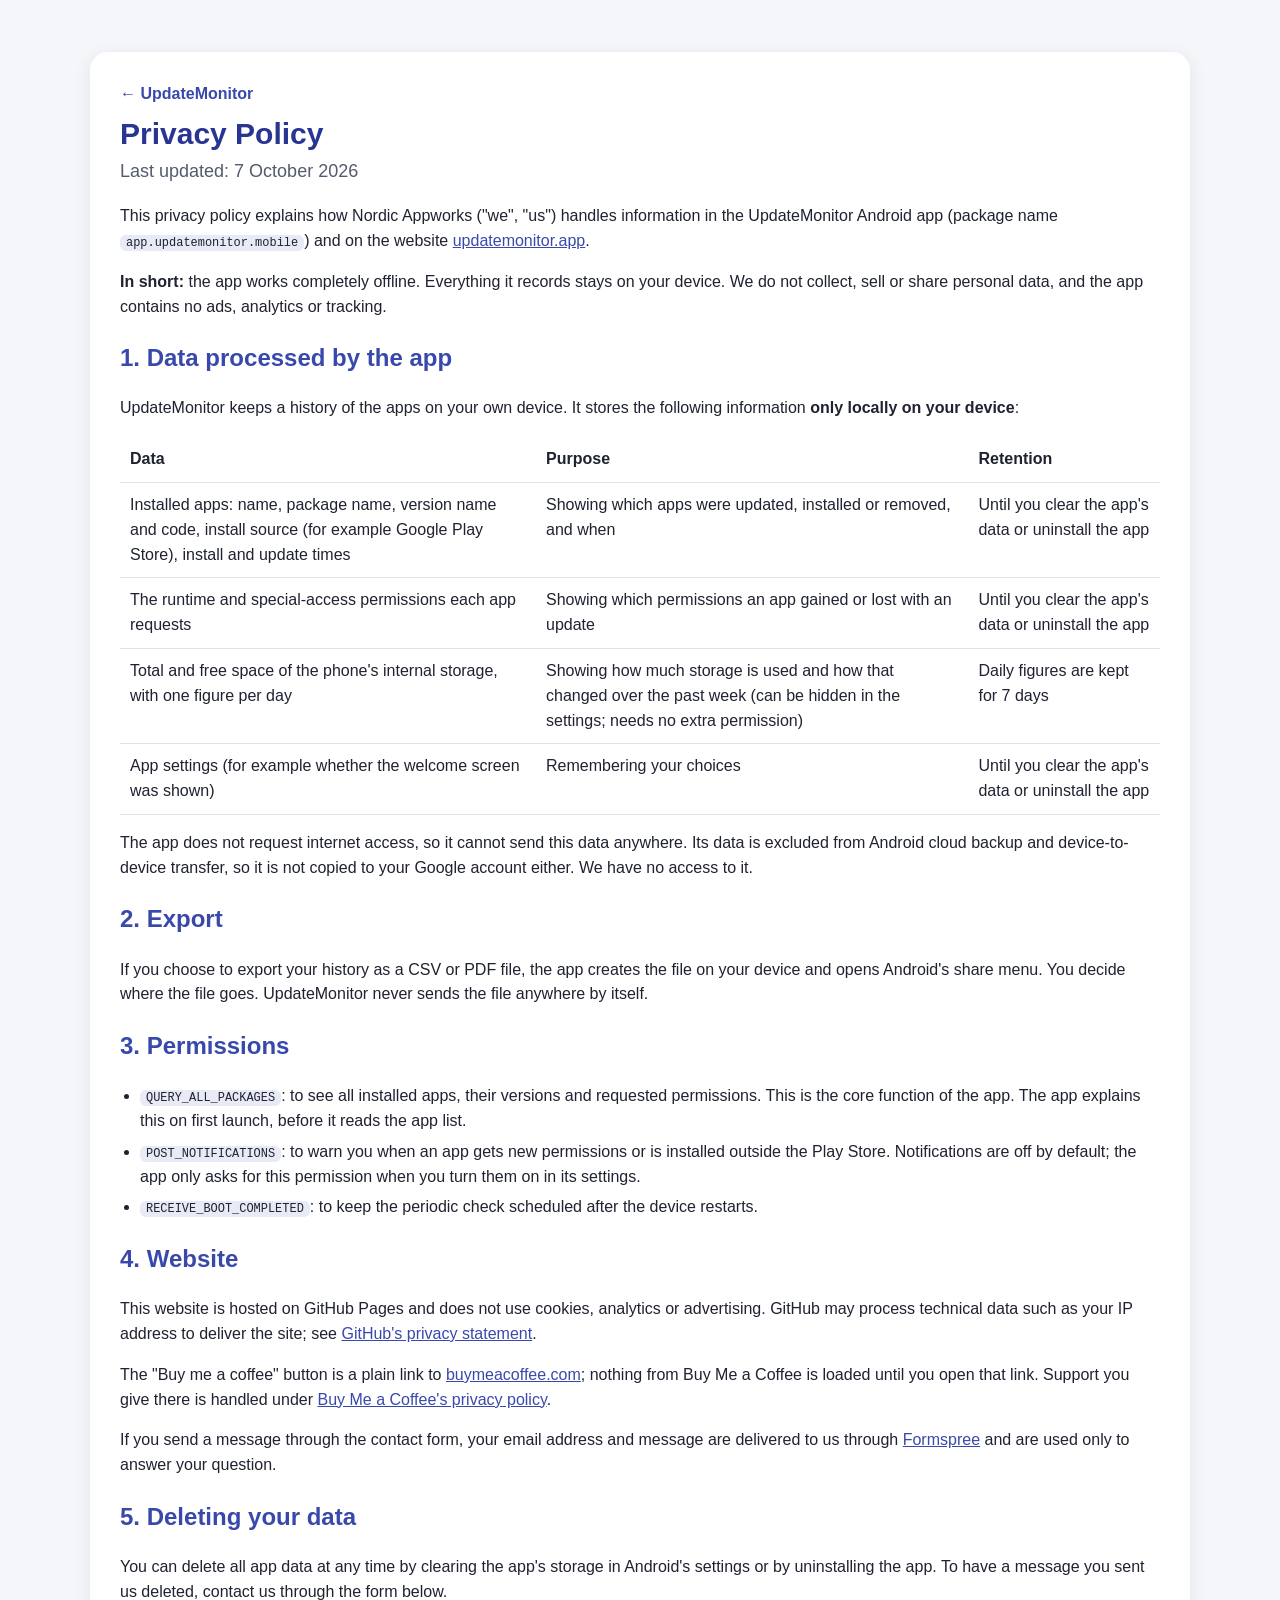
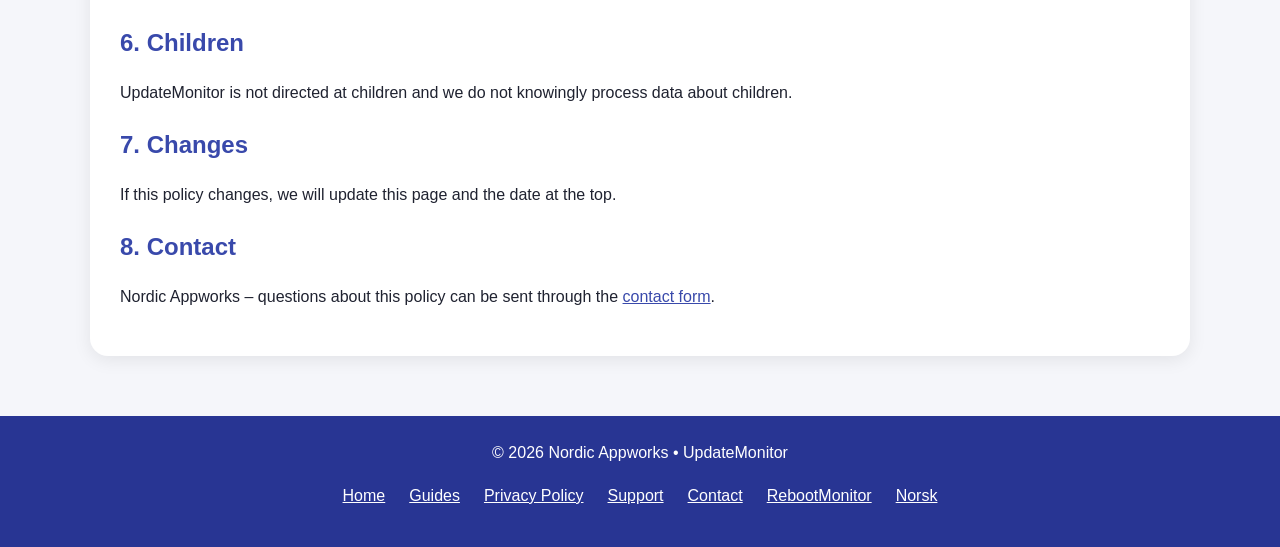
<file: privacy.html>
<!DOCTYPE html>
<html lang="en">
<head>
  <meta charset="utf-8">
  <meta name="viewport" content="width=device-width, initial-scale=1">
  <title>Privacy Policy – UpdateMonitor | Nordic Appworks</title>
  <meta name="description" content="Privacy policy for the UpdateMonitor Android app and the website updatemonitor.app. The app works fully offline and collects no personal data.">
  <link rel="canonical" href="https://updatemonitor.app/privacy.html">
  <link rel="icon" href="favicon.ico" sizes="any">
  <link rel="icon" href="favicon.png" type="image/png">
  <meta name="theme-color" content="#283593">
  <link rel="stylesheet" href="style.css">
</head>
<body>

<main class="container">
  <article class="card">
    <a class="back-link" href="./">← UpdateMonitor</a>
    <h1>Privacy Policy</h1>
    <p class="tagline">Last updated: 7 October 2026</p>

    <p>This privacy policy explains how Nordic Appworks ("we", "us") handles information in the UpdateMonitor Android app (package name <code>app.updatemonitor.mobile</code>) and on the website <a href="https://updatemonitor.app/">updatemonitor.app</a>.</p>
    <p><strong>In short:</strong> the app works completely offline. Everything it records stays on your device. We do not collect, sell or share personal data, and the app contains no ads, analytics or tracking.</p>

    <h2>1. Data processed by the app</h2>
    <p>UpdateMonitor keeps a history of the apps on your own device. It stores the following information <strong>only locally on your device</strong>:</p>
    <table>
      <tr><th>Data</th><th>Purpose</th><th>Retention</th></tr>
      <tr>
        <td>Installed apps: name, package name, version name and code, install source (for example Google Play Store), install and update times</td>
        <td>Showing which apps were updated, installed or removed, and when</td>
        <td>Until you clear the app's data or uninstall the app</td>
      </tr>
      <tr>
        <td>The runtime and special-access permissions each app requests</td>
        <td>Showing which permissions an app gained or lost with an update</td>
        <td>Until you clear the app's data or uninstall the app</td>
      </tr>
      <tr>
        <td>Total and free space of the phone's internal storage, with one figure per day</td>
        <td>Showing how much storage is used and how that changed over the past week (can be hidden in the settings; needs no extra permission)</td>
        <td>Daily figures are kept for 7 days</td>
      </tr>
      <tr>
        <td>App settings (for example whether the welcome screen was shown)</td>
        <td>Remembering your choices</td>
        <td>Until you clear the app's data or uninstall the app</td>
      </tr>
    </table>
    <p>The app does not request internet access, so it cannot send this data anywhere. Its data is excluded from Android cloud backup and device-to-device transfer, so it is not copied to your Google account either. We have no access to it.</p>

    <h2>2. Export</h2>
    <p>If you choose to export your history as a CSV or PDF file, the app creates the file on your device and opens Android's share menu. You decide where the file goes. UpdateMonitor never sends the file anywhere by itself.</p>

    <h2>3. Permissions</h2>
    <ul class="perm-list">
      <li><code>QUERY_ALL_PACKAGES</code>: to see all installed apps, their versions and requested permissions. This is the core function of the app. The app explains this on first launch, before it reads the app list.</li>
      <li><code>POST_NOTIFICATIONS</code>: to warn you when an app gets new permissions or is installed outside the Play Store. Notifications are off by default; the app only asks for this permission when you turn them on in its settings.</li>
      <li><code>RECEIVE_BOOT_COMPLETED</code>: to keep the periodic check scheduled after the device restarts.</li>
    </ul>

    <h2>4. Website</h2>
    <p>This website is hosted on GitHub Pages and does not use cookies, analytics or advertising. GitHub may process technical data such as your IP address to deliver the site; see <a href="https://docs.github.com/en/site-policy/privacy-policies/github-general-privacy-statement">GitHub's privacy statement</a>.</p>
    <p>The "Buy me a coffee" button is a plain link to <a href="https://buymeacoffee.com/updatemonitor">buymeacoffee.com</a>; nothing from Buy Me a Coffee is loaded until you open that link. Support you give there is handled under <a href="https://buymeacoffee.com/privacy-policy">Buy Me a Coffee's privacy policy</a>.</p>
    <p>If you send a message through the contact form, your email address and message are delivered to us through <a href="https://formspree.io/legal/privacy-policy">Formspree</a> and are used only to answer your question.</p>

    <h2>5. Deleting your data</h2>
    <p>You can delete all app data at any time by clearing the app's storage in Android's settings or by uninstalling the app. To have a message you sent us deleted, contact us through the form below.</p>

    <h2>6. Children</h2>
    <p>UpdateMonitor is not directed at children and we do not knowingly process data about children.</p>

    <h2>7. Changes</h2>
    <p>If this policy changes, we will update this page and the date at the top.</p>

    <h2>8. Contact</h2>
    <p>Nordic Appworks – questions about this policy can be sent through the <a href="./#contact">contact form</a>.</p>
  </article>
</main>

<footer class="footer">
  <div>© 2026 Nordic Appworks • UpdateMonitor</div>
  <nav>
    <a href="./">Home</a>
    <a href="guides/">Guides</a>
    <a href="privacy.html">Privacy Policy</a>
    <a href="./#support">Support</a>
    <a href="./#contact">Contact</a>
    <a href="https://rebootmonitor.com/">RebootMonitor</a>
    <a href="no/" hreflang="nb" lang="nb">Norsk</a>
  </nav>
</footer>
</body>
</html>
</file>
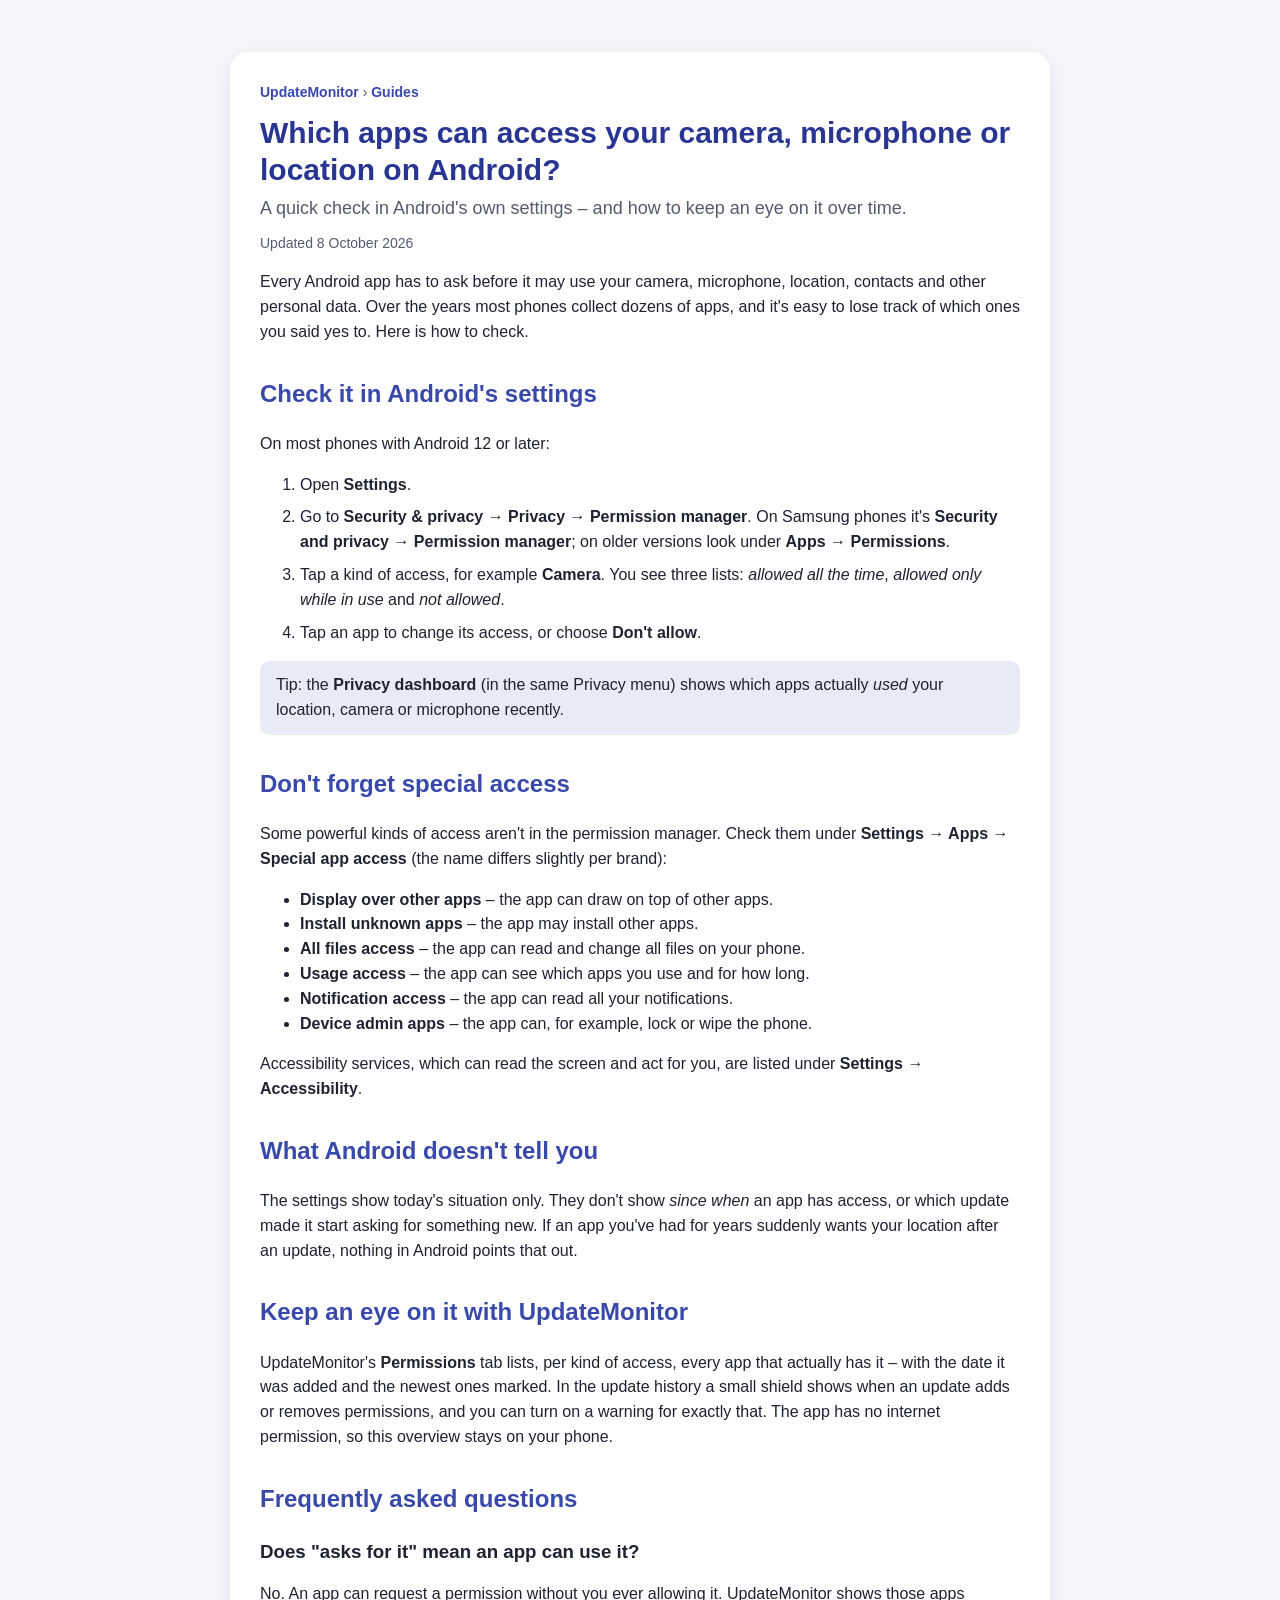
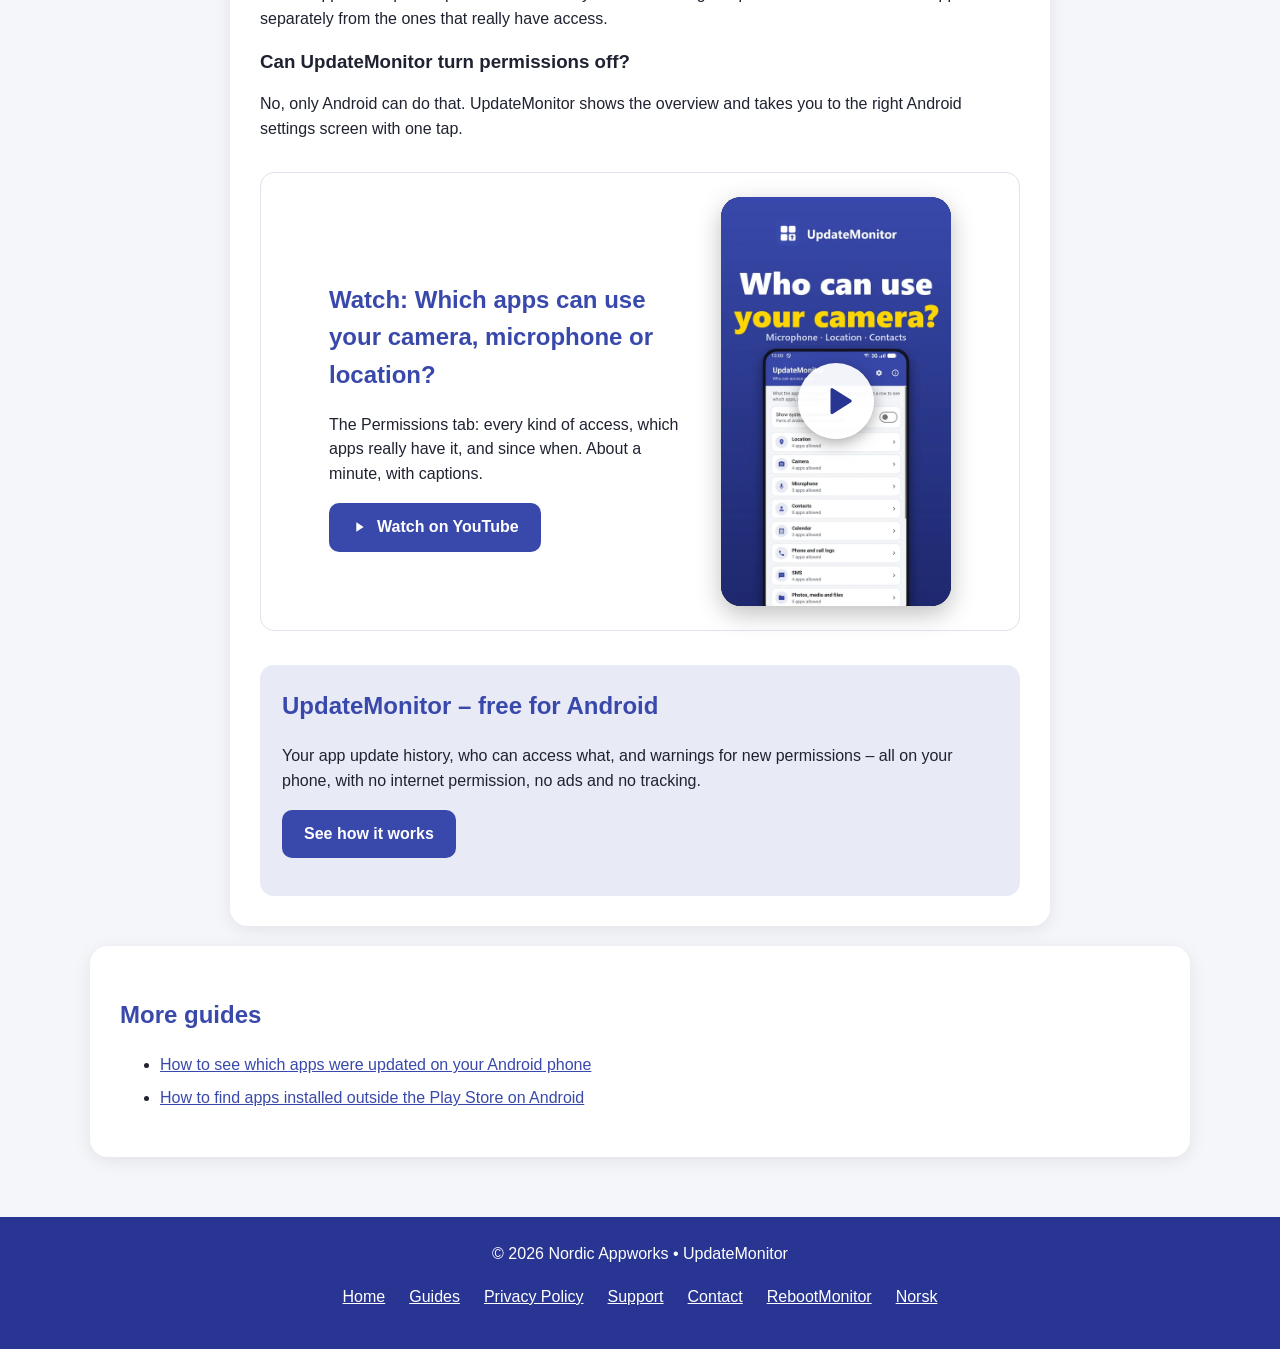
<file: guides/android-app-permissions.html>
<!DOCTYPE html>
<html lang="en">
<head>
  <meta charset="utf-8">
  <meta name="viewport" content="width=device-width, initial-scale=1">
  <title>Which apps can access your camera, microphone or location on Android? | UpdateMonitor</title>
  <meta name="description" content="Step by step: see which Android apps are allowed to use your camera, microphone, location or contacts, which have special access, and how to find out since when.">
  <link rel="canonical" href="https://updatemonitor.app/guides/android-app-permissions.html">
  <link rel="icon" href="../favicon.ico" sizes="any">
  <link rel="icon" href="../favicon.png" type="image/png">
  <meta name="theme-color" content="#283593">
  <meta property="og:type" content="article">
  <meta property="og:title" content="Which apps can access your camera, microphone or location on Android?">
  <meta property="og:description" content="Step by step: see which Android apps are allowed to use your camera, microphone, location or contacts, which have special access, and how to find out since when.">
  <meta property="og:url" content="https://updatemonitor.app/guides/android-app-permissions.html">
  <meta property="og:image" content="https://updatemonitor.app/img/og-image.png">
  <link rel="stylesheet" href="../style.css">
  <script type="application/ld+json">
[
  {
    "@context": "https://schema.org",
    "@type": "Article",
    "headline": "Which apps can access your camera, microphone or location on Android?",
    "description": "Step by step: see which Android apps are allowed to use your camera, microphone, location or contacts, which have special access, and how to find out since when.",
    "datePublished": "2026-10-08",
    "dateModified": "2026-10-08",
    "mainEntityOfPage": "https://updatemonitor.app/guides/android-app-permissions.html",
    "author": {
      "@type": "Organization",
      "name": "Nordic Appworks"
    },
    "publisher": {
      "@type": "Organization",
      "name": "Nordic Appworks"
    }
  },
  {
    "@context": "https://schema.org",
    "@type": "BreadcrumbList",
    "itemListElement": [
      {
        "@type": "ListItem",
        "position": 1,
        "name": "UpdateMonitor",
        "item": "https://updatemonitor.app/"
      },
      {
        "@type": "ListItem",
        "position": 2,
        "name": "Guides",
        "item": "https://updatemonitor.app/guides/"
      },
      {
        "@type": "ListItem",
        "position": 3,
        "name": "Which apps can use your camera, microphone or location",
        "item": "https://updatemonitor.app/guides/android-app-permissions.html"
      }
    ]
  },
  {
    "@context": "https://schema.org",
    "@type": "FAQPage",
    "mainEntity": [
      {
        "@type": "Question",
        "name": "Does \"asks for it\" mean an app can use it?",
        "acceptedAnswer": {
          "@type": "Answer",
          "text": "No. An app can request a permission without you ever allowing it. UpdateMonitor shows those apps separately from the ones that really have access."
        }
      },
      {
        "@type": "Question",
        "name": "Can UpdateMonitor turn permissions off?",
        "acceptedAnswer": {
          "@type": "Answer",
          "text": "No, only Android can do that. UpdateMonitor shows the overview and takes you to the right Android settings screen with one tap."
        }
      }
    ]
  }
]
  </script>
  <script type="application/ld+json">
[
  {
    "@context": "https://schema.org",
    "@type": "VideoObject",
    "name": "Which apps can use your camera, microphone or location?",
    "description": "The Permissions tab: every kind of access, which apps really have it, and since when.",
    "thumbnailUrl": "https://updatemonitor.app/img/video-2.jpg",
    "uploadDate": "2026-10-08T00:00:00+02:00",
    "duration": "PT50S",
    "contentUrl": "https://youtube.com/shorts/-YNwwlB9cz0",
    "embedUrl": "https://www.youtube-nocookie.com/embed/-YNwwlB9cz0"
  }
]
  </script>
</head>
<body>
<svg xmlns="http://www.w3.org/2000/svg" style="display:none"><symbol id="i-play" viewBox="0 0 24 24"><path d="M8,5v14l11,-7z"/></symbol></svg>

<main class="container">
  <article class="card guide">
    <nav class="breadcrumbs" aria-label="Breadcrumb"><a href="../">UpdateMonitor</a> › <a href="./">Guides</a></nav>
    <h1>Which apps can access your camera, microphone or location on Android?</h1>
    <p class="tagline">A quick check in Android&#x27;s own settings – and how to keep an eye on it over time.</p>
    <p class="meta">Updated 8 October 2026</p>

<p>Every Android app has to ask before it may use your camera, microphone, location, contacts and other personal data. Over the years most phones collect dozens of apps, and it's easy to lose track of which ones you said yes to. Here is how to check.</p>

<h2>Check it in Android's settings</h2>
<p>On most phones with Android 12 or later:</p>
<ol class="steps">
  <li>Open <strong>Settings</strong>.</li>
  <li>Go to <strong>Security &amp; privacy → Privacy → Permission manager</strong>. On Samsung phones it's <strong>Security and privacy → Permission manager</strong>; on older versions look under <strong>Apps → Permissions</strong>.</li>
  <li>Tap a kind of access, for example <strong>Camera</strong>. You see three lists: <em>allowed all the time</em>, <em>allowed only while in use</em> and <em>not allowed</em>.</li>
  <li>Tap an app to change its access, or choose <strong>Don't allow</strong>.</li>
</ol>
<p class="note">Tip: the <strong>Privacy dashboard</strong> (in the same Privacy menu) shows which apps actually <em>used</em> your location, camera or microphone recently.</p>

<h2>Don't forget special access</h2>
<p>Some powerful kinds of access aren't in the permission manager. Check them under <strong>Settings → Apps → Special app access</strong> (the name differs slightly per brand):</p>
<ul>
  <li><strong>Display over other apps</strong> – the app can draw on top of other apps.</li>
  <li><strong>Install unknown apps</strong> – the app may install other apps.</li>
  <li><strong>All files access</strong> – the app can read and change all files on your phone.</li>
  <li><strong>Usage access</strong> – the app can see which apps you use and for how long.</li>
  <li><strong>Notification access</strong> – the app can read all your notifications.</li>
  <li><strong>Device admin apps</strong> – the app can, for example, lock or wipe the phone.</li>
</ul>
<p>Accessibility services, which can read the screen and act for you, are listed under <strong>Settings → Accessibility</strong>.</p>

<h2>What Android doesn't tell you</h2>
<p>The settings show today's situation only. They don't show <em>since when</em> an app has access, or which update made it start asking for something new. If an app you've had for years suddenly wants your location after an update, nothing in Android points that out.</p>

<h2>Keep an eye on it with UpdateMonitor</h2>
<p>UpdateMonitor's <strong>Permissions</strong> tab lists, per kind of access, every app that actually has it – with the date it was added and the newest ones marked. In the update history a small shield shows when an update adds or removes permissions, and you can turn on a warning for exactly that. The app has no internet permission, so this overview stays on your phone.</p>

<h2>Frequently asked questions</h2>
<h3>Does "asks for it" mean an app can use it?</h3>
<p>No. An app can request a permission without you ever allowing it. UpdateMonitor shows those apps separately from the ones that really have access.</p>
<h3>Can UpdateMonitor turn permissions off?</h3>
<p>No, only Android can do that. UpdateMonitor shows the overview and takes you to the right Android settings screen with one tap.</p>

    <section class="video-block">
      <div class="video-text">
        <h2>Watch: Which apps can use your camera, microphone or location?</h2>
        <p>The Permissions tab: every kind of access, which apps really have it, and since when. About a minute, with captions.</p>
        <a class="play-btn" href="https://youtube.com/shorts/-YNwwlB9cz0" target="_blank" rel="noopener"><svg class="icon" aria-hidden="true"><use href="#i-play"/></svg> Watch on YouTube</a>
      </div>
      <div class="yt" data-id="-YNwwlB9cz0" data-title="Which apps can use your camera, microphone or location?"><button type="button" aria-label="Play the video: Which apps can use your camera, microphone or location?"><picture><source srcset="../img/video-2.webp" type="image/webp"><img src="../img/video-2.jpg" width="540" height="960" alt="Which apps can use your camera, microphone or location?" loading="lazy" decoding="async"></picture><span class="play" aria-hidden="true"><svg viewBox="0 0 24 24"><path d="M6 3.8v16.4a1 1 0 0 0 1.5.9l13-8.2a1 1 0 0 0 0-1.7l-13-8.2A1 1 0 0 0 6 3.8z"/></svg></span></button></div>
    </section>

    <div class="cta">
      <h2>UpdateMonitor – free for Android</h2>
      <p>Your app update history, who can access what, and warnings for new permissions – all on your phone, with no internet permission, no ads and no tracking.</p>
      <p><a class="play-btn" href="../">See how it works</a></p>
    </div>
  </article>

  <section class="card">
    <h2>More guides</h2>
    <ul class="guide-links">
      <li><a href="android-app-update-history.html">How to see which apps were updated on your Android phone</a></li>
      <li><a href="find-apps-outside-play-store.html">How to find apps installed outside the Play Store on Android</a></li>
    </ul>
  </section>
</main>

<footer class="footer">
  <div>© 2026 Nordic Appworks • UpdateMonitor</div>
  <nav>
    <a href=".././">Home</a>
    <a href="../guides/">Guides</a>
    <a href="../privacy.html">Privacy Policy</a>
    <a href=".././#support">Support</a>
    <a href=".././#contact">Contact</a>
    <a href="https://rebootmonitor.com/">RebootMonitor</a>
    <a href="../no/" hreflang="nb" lang="nb">Norsk</a>
  </nav>
</footer>
<script>
  // Load the YouTube player only after a click (youtube-nocookie); a local file: page opens YouTube instead
  document.querySelectorAll(".yt").forEach(function (box) {
    var button = box.querySelector("button");
    if (!button) return;
    button.addEventListener("click", function () {
      var id = box.getAttribute("data-id");
      if (location.protocol === "file:") { window.open("https://youtube.com/shorts/" + id, "_blank", "noopener"); return; }
      var frame = document.createElement("iframe");
      frame.src = "https://www.youtube-nocookie.com/embed/" + id + "?autoplay=1&rel=0&playsinline=1";
      frame.title = box.getAttribute("data-title");
      frame.allow = "accelerometer; autoplay; encrypted-media; picture-in-picture";
      frame.allowFullscreen = true;
      frame.referrerPolicy = "strict-origin-when-cross-origin";
      box.replaceChildren(frame);
    });
  });
</script>
</body>
</html>
</file>
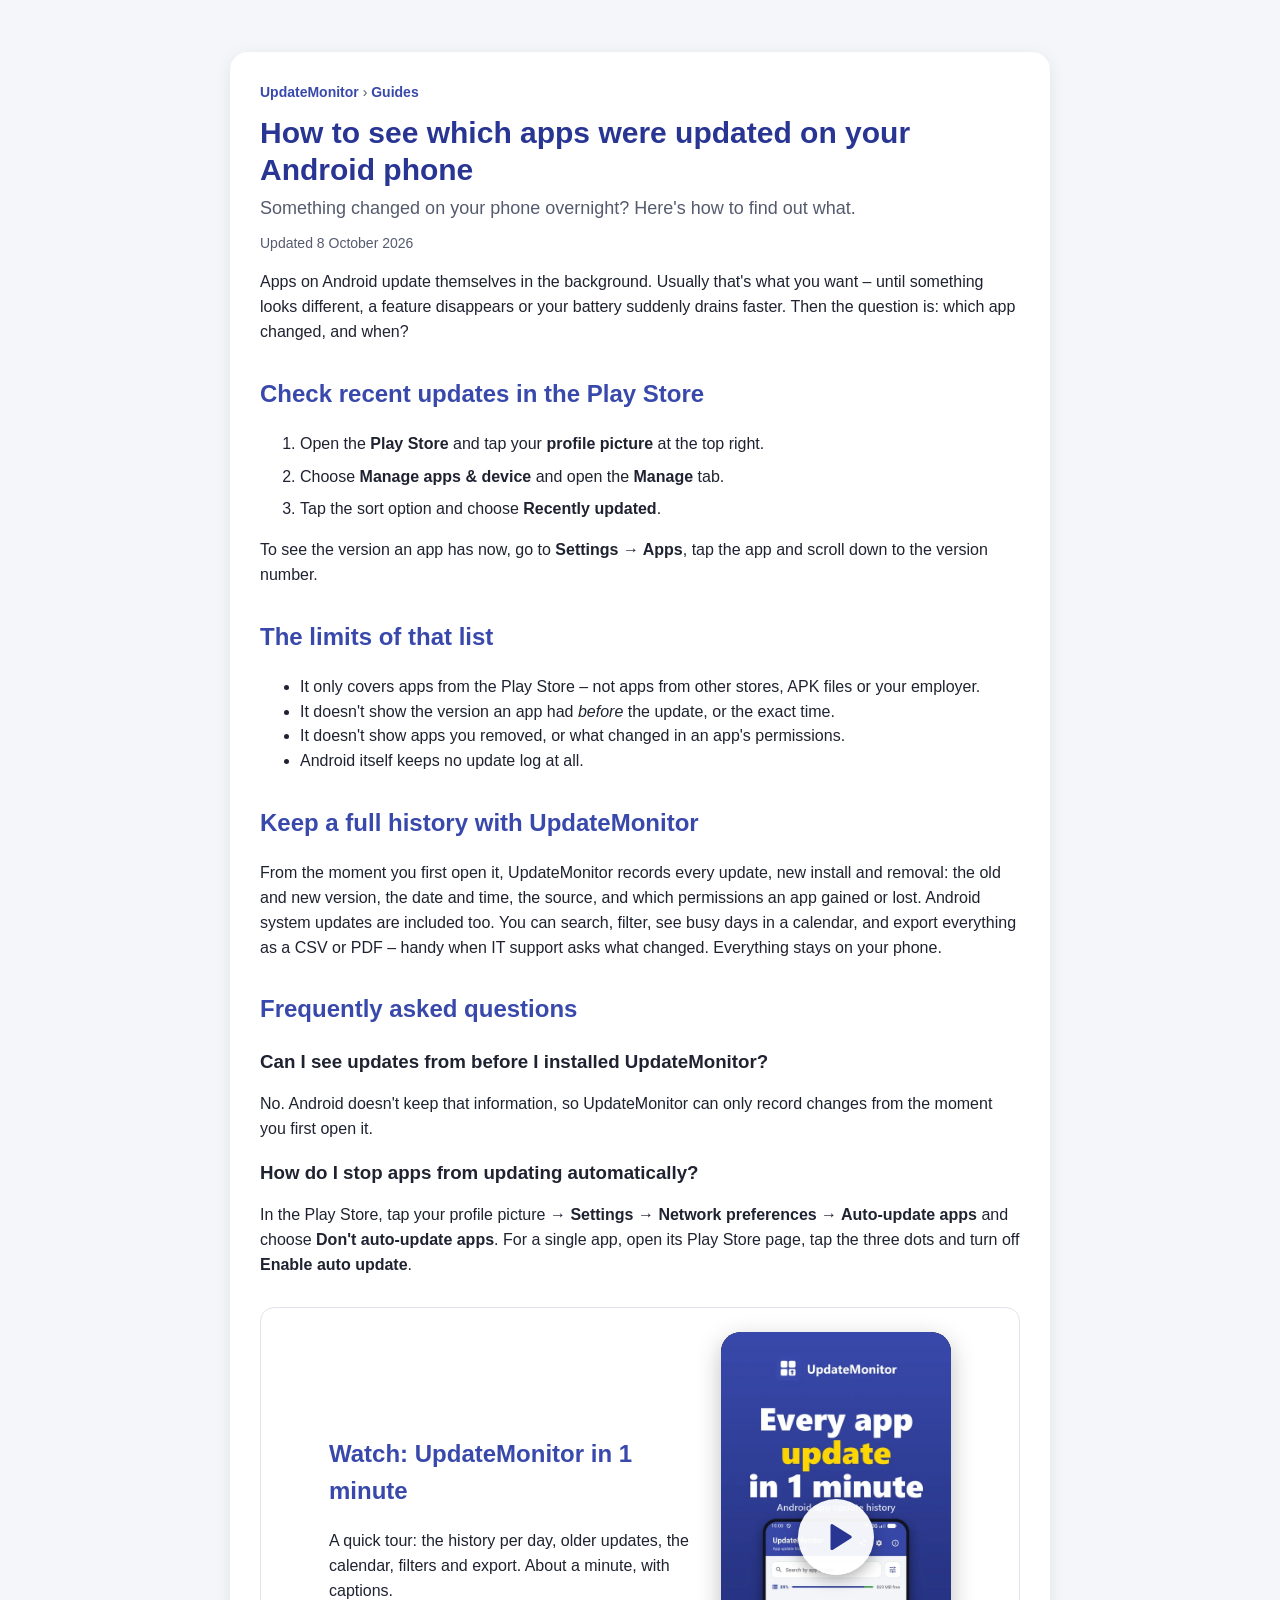
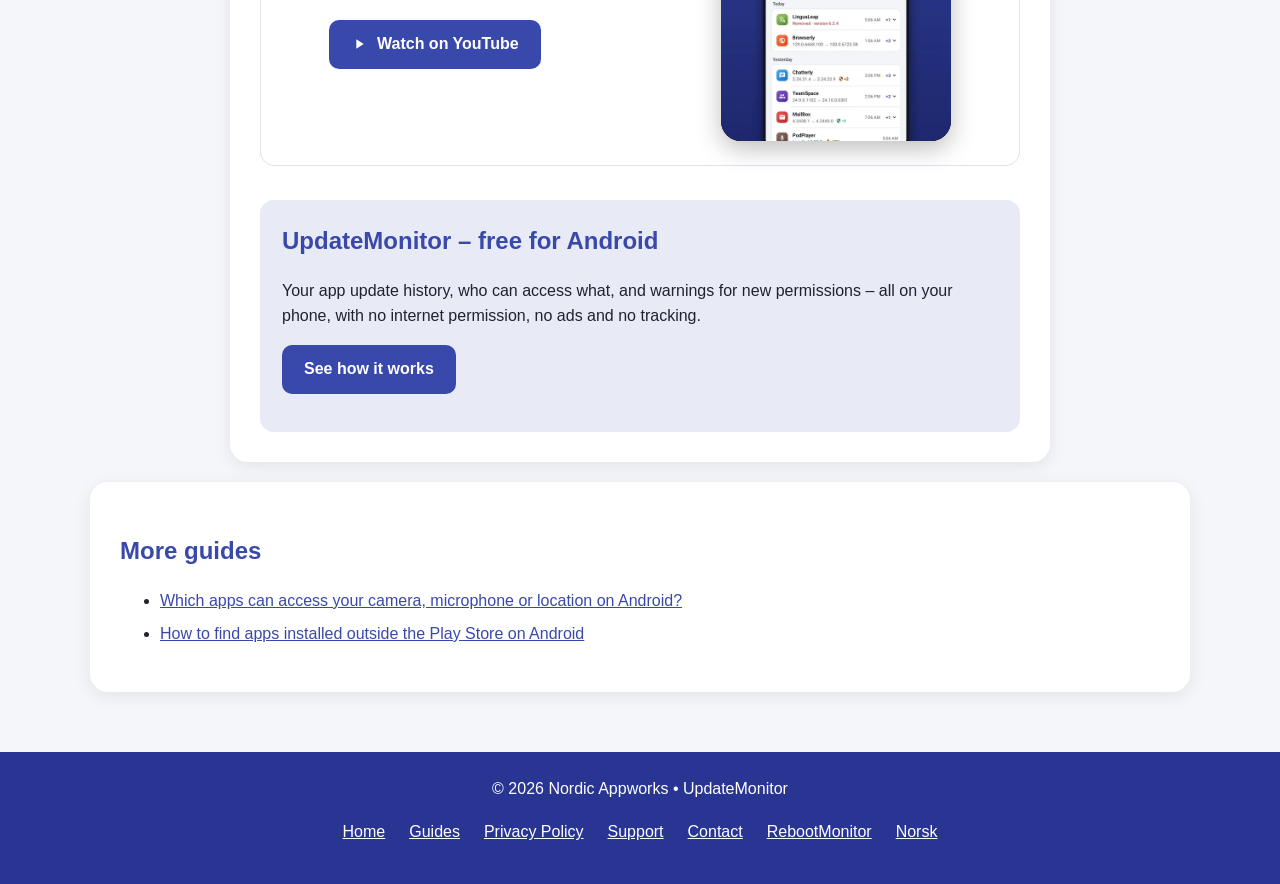
<file: guides/android-app-update-history.html>
<!DOCTYPE html>
<html lang="en">
<head>
  <meta charset="utf-8">
  <meta name="viewport" content="width=device-width, initial-scale=1">
  <title>How to see which apps were updated on your Android phone | UpdateMonitor</title>
  <meta name="description" content="Find out which Android apps updated recently, from which version to which, and why Android itself doesn&#x27;t keep an update history – plus a free way to keep one.">
  <link rel="canonical" href="https://updatemonitor.app/guides/android-app-update-history.html">
  <link rel="icon" href="../favicon.ico" sizes="any">
  <link rel="icon" href="../favicon.png" type="image/png">
  <meta name="theme-color" content="#283593">
  <meta property="og:type" content="article">
  <meta property="og:title" content="How to see which apps were updated on your Android phone">
  <meta property="og:description" content="Find out which Android apps updated recently, from which version to which, and why Android itself doesn&#x27;t keep an update history – plus a free way to keep one.">
  <meta property="og:url" content="https://updatemonitor.app/guides/android-app-update-history.html">
  <meta property="og:image" content="https://updatemonitor.app/img/og-image.png">
  <link rel="stylesheet" href="../style.css">
  <script type="application/ld+json">
[
  {
    "@context": "https://schema.org",
    "@type": "Article",
    "headline": "How to see which apps were updated on your Android phone",
    "description": "Find out which Android apps updated recently, from which version to which, and why Android itself doesn't keep an update history – plus a free way to keep one.",
    "datePublished": "2026-10-08",
    "dateModified": "2026-10-08",
    "mainEntityOfPage": "https://updatemonitor.app/guides/android-app-update-history.html",
    "author": {
      "@type": "Organization",
      "name": "Nordic Appworks"
    },
    "publisher": {
      "@type": "Organization",
      "name": "Nordic Appworks"
    }
  },
  {
    "@context": "https://schema.org",
    "@type": "BreadcrumbList",
    "itemListElement": [
      {
        "@type": "ListItem",
        "position": 1,
        "name": "UpdateMonitor",
        "item": "https://updatemonitor.app/"
      },
      {
        "@type": "ListItem",
        "position": 2,
        "name": "Guides",
        "item": "https://updatemonitor.app/guides/"
      },
      {
        "@type": "ListItem",
        "position": 3,
        "name": "How to see which apps were updated",
        "item": "https://updatemonitor.app/guides/android-app-update-history.html"
      }
    ]
  },
  {
    "@context": "https://schema.org",
    "@type": "FAQPage",
    "mainEntity": [
      {
        "@type": "Question",
        "name": "Can I see updates from before I installed UpdateMonitor?",
        "acceptedAnswer": {
          "@type": "Answer",
          "text": "No. Android doesn't keep that information, so UpdateMonitor can only record changes from the moment you first open it."
        }
      },
      {
        "@type": "Question",
        "name": "How do I stop apps from updating automatically?",
        "acceptedAnswer": {
          "@type": "Answer",
          "text": "In the Play Store, tap your profile picture, then Settings, Network preferences, Auto-update apps, and choose Don't auto-update apps. For a single app, open its Play Store page, tap the three dots and turn off Enable auto update."
        }
      }
    ]
  }
]
  </script>
  <script type="application/ld+json">
[
  {
    "@context": "https://schema.org",
    "@type": "VideoObject",
    "name": "UpdateMonitor in 1 minute",
    "description": "A quick tour: the history per day, older updates, the calendar, filters and export.",
    "thumbnailUrl": "https://updatemonitor.app/img/video-1.jpg",
    "uploadDate": "2026-10-08T00:00:00+02:00",
    "duration": "PT1M12S",
    "contentUrl": "https://youtube.com/shorts/0LE4vzGjj98",
    "embedUrl": "https://www.youtube-nocookie.com/embed/0LE4vzGjj98"
  }
]
  </script>
</head>
<body>
<svg xmlns="http://www.w3.org/2000/svg" style="display:none"><symbol id="i-play" viewBox="0 0 24 24"><path d="M8,5v14l11,-7z"/></symbol></svg>

<main class="container">
  <article class="card guide">
    <nav class="breadcrumbs" aria-label="Breadcrumb"><a href="../">UpdateMonitor</a> › <a href="./">Guides</a></nav>
    <h1>How to see which apps were updated on your Android phone</h1>
    <p class="tagline">Something changed on your phone overnight? Here&#x27;s how to find out what.</p>
    <p class="meta">Updated 8 October 2026</p>

<p>Apps on Android update themselves in the background. Usually that's what you want – until something looks different, a feature disappears or your battery suddenly drains faster. Then the question is: which app changed, and when?</p>

<h2>Check recent updates in the Play Store</h2>
<ol class="steps">
  <li>Open the <strong>Play Store</strong> and tap your <strong>profile picture</strong> at the top right.</li>
  <li>Choose <strong>Manage apps &amp; device</strong> and open the <strong>Manage</strong> tab.</li>
  <li>Tap the sort option and choose <strong>Recently updated</strong>.</li>
</ol>
<p>To see the version an app has now, go to <strong>Settings → Apps</strong>, tap the app and scroll down to the version number.</p>

<h2>The limits of that list</h2>
<ul>
  <li>It only covers apps from the Play Store – not apps from other stores, APK files or your employer.</li>
  <li>It doesn't show the version an app had <em>before</em> the update, or the exact time.</li>
  <li>It doesn't show apps you removed, or what changed in an app's permissions.</li>
  <li>Android itself keeps no update log at all.</li>
</ul>

<h2>Keep a full history with UpdateMonitor</h2>
<p>From the moment you first open it, UpdateMonitor records every update, new install and removal: the old and new version, the date and time, the source, and which permissions an app gained or lost. Android system updates are included too. You can search, filter, see busy days in a calendar, and export everything as a CSV or PDF – handy when IT support asks what changed. Everything stays on your phone.</p>

<h2>Frequently asked questions</h2>
<h3>Can I see updates from before I installed UpdateMonitor?</h3>
<p>No. Android doesn't keep that information, so UpdateMonitor can only record changes from the moment you first open it.</p>
<h3>How do I stop apps from updating automatically?</h3>
<p>In the Play Store, tap your profile picture → <strong>Settings → Network preferences → Auto-update apps</strong> and choose <strong>Don't auto-update apps</strong>. For a single app, open its Play Store page, tap the three dots and turn off <strong>Enable auto update</strong>.</p>

    <section class="video-block">
      <div class="video-text">
        <h2>Watch: UpdateMonitor in 1 minute</h2>
        <p>A quick tour: the history per day, older updates, the calendar, filters and export. About a minute, with captions.</p>
        <a class="play-btn" href="https://youtube.com/shorts/0LE4vzGjj98" target="_blank" rel="noopener"><svg class="icon" aria-hidden="true"><use href="#i-play"/></svg> Watch on YouTube</a>
      </div>
      <div class="yt" data-id="0LE4vzGjj98" data-title="UpdateMonitor in 1 minute"><button type="button" aria-label="Play the video: UpdateMonitor in 1 minute"><picture><source srcset="../img/video-1.webp" type="image/webp"><img src="../img/video-1.jpg" width="540" height="960" alt="UpdateMonitor in 1 minute" loading="lazy" decoding="async"></picture><span class="play" aria-hidden="true"><svg viewBox="0 0 24 24"><path d="M6 3.8v16.4a1 1 0 0 0 1.5.9l13-8.2a1 1 0 0 0 0-1.7l-13-8.2A1 1 0 0 0 6 3.8z"/></svg></span></button></div>
    </section>

    <div class="cta">
      <h2>UpdateMonitor – free for Android</h2>
      <p>Your app update history, who can access what, and warnings for new permissions – all on your phone, with no internet permission, no ads and no tracking.</p>
      <p><a class="play-btn" href="../">See how it works</a></p>
    </div>
  </article>

  <section class="card">
    <h2>More guides</h2>
    <ul class="guide-links">
      <li><a href="android-app-permissions.html">Which apps can access your camera, microphone or location on Android?</a></li>
      <li><a href="find-apps-outside-play-store.html">How to find apps installed outside the Play Store on Android</a></li>
    </ul>
  </section>
</main>

<footer class="footer">
  <div>© 2026 Nordic Appworks • UpdateMonitor</div>
  <nav>
    <a href=".././">Home</a>
    <a href="../guides/">Guides</a>
    <a href="../privacy.html">Privacy Policy</a>
    <a href=".././#support">Support</a>
    <a href=".././#contact">Contact</a>
    <a href="https://rebootmonitor.com/">RebootMonitor</a>
    <a href="../no/" hreflang="nb" lang="nb">Norsk</a>
  </nav>
</footer>
<script>
  // Load the YouTube player only after a click (youtube-nocookie); a local file: page opens YouTube instead
  document.querySelectorAll(".yt").forEach(function (box) {
    var button = box.querySelector("button");
    if (!button) return;
    button.addEventListener("click", function () {
      var id = box.getAttribute("data-id");
      if (location.protocol === "file:") { window.open("https://youtube.com/shorts/" + id, "_blank", "noopener"); return; }
      var frame = document.createElement("iframe");
      frame.src = "https://www.youtube-nocookie.com/embed/" + id + "?autoplay=1&rel=0&playsinline=1";
      frame.title = box.getAttribute("data-title");
      frame.allow = "accelerometer; autoplay; encrypted-media; picture-in-picture";
      frame.allowFullscreen = true;
      frame.referrerPolicy = "strict-origin-when-cross-origin";
      box.replaceChildren(frame);
    });
  });
</script>
</body>
</html>
</file>
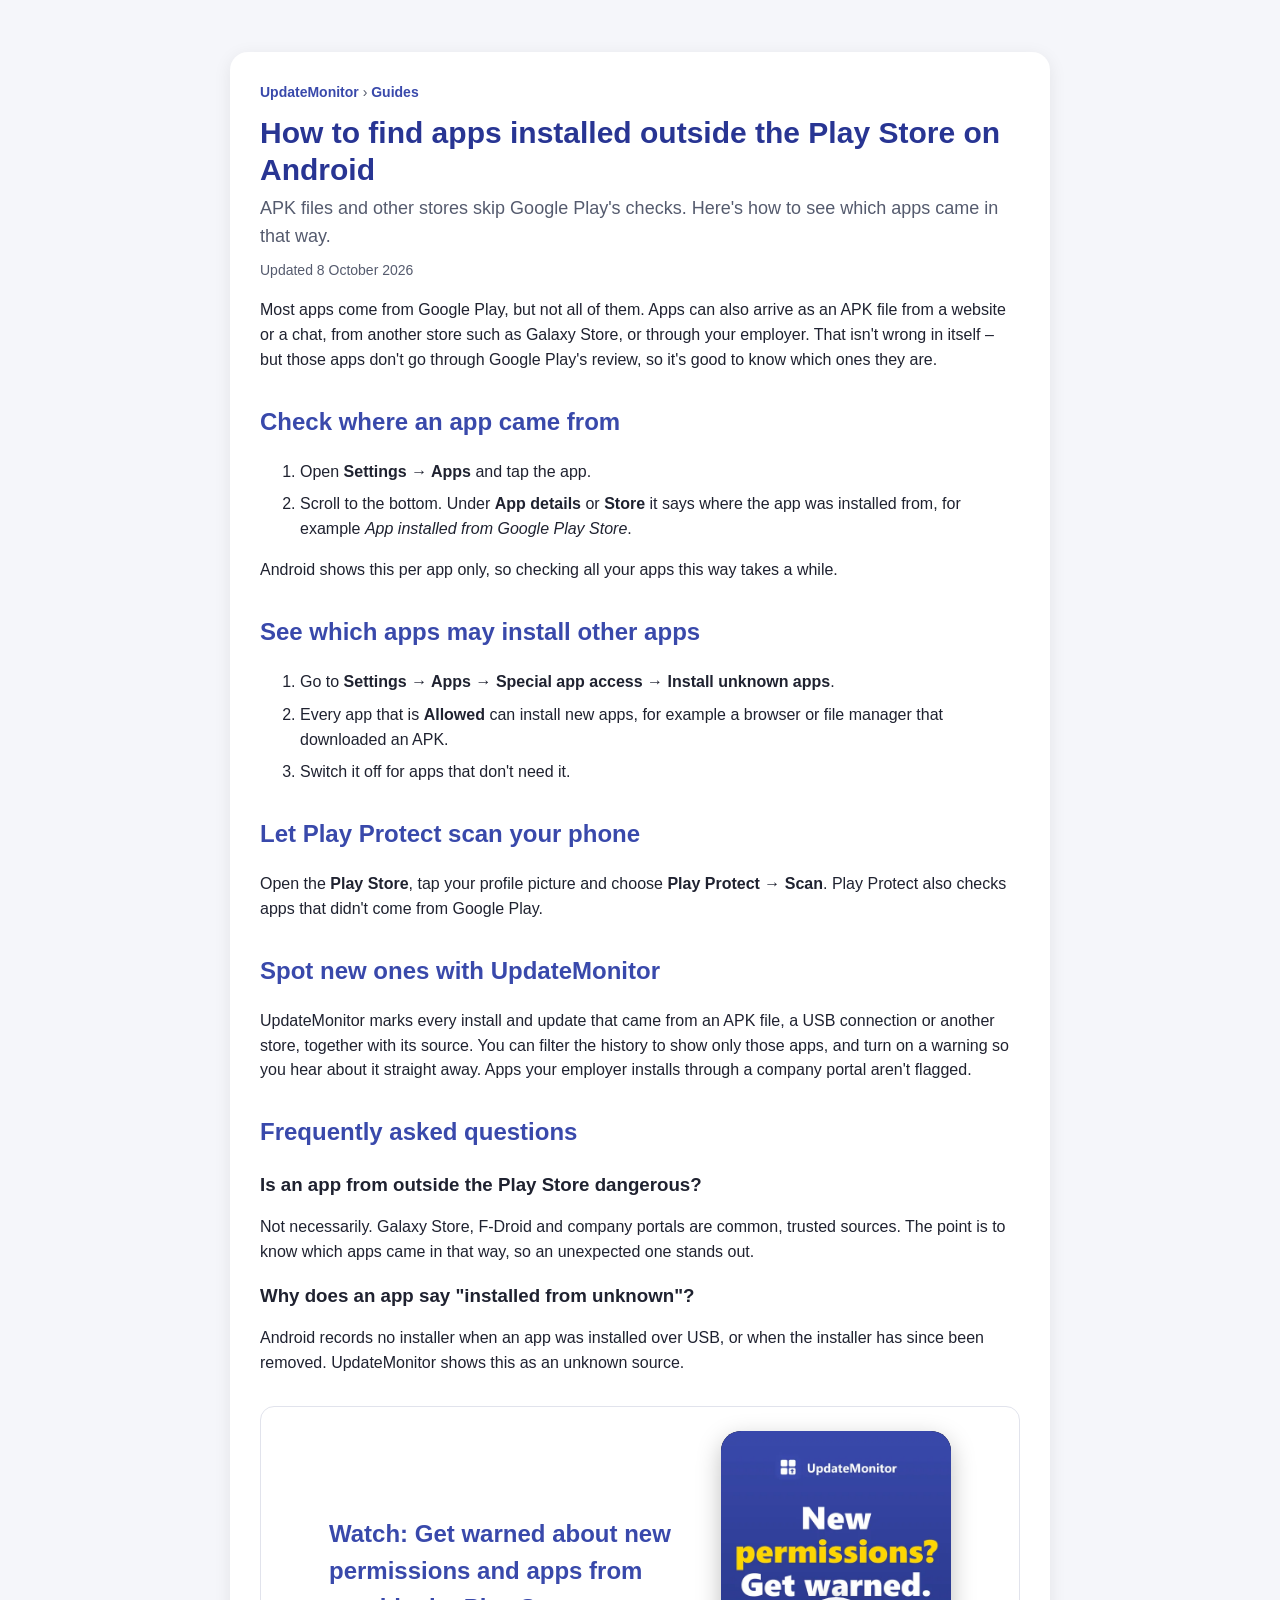
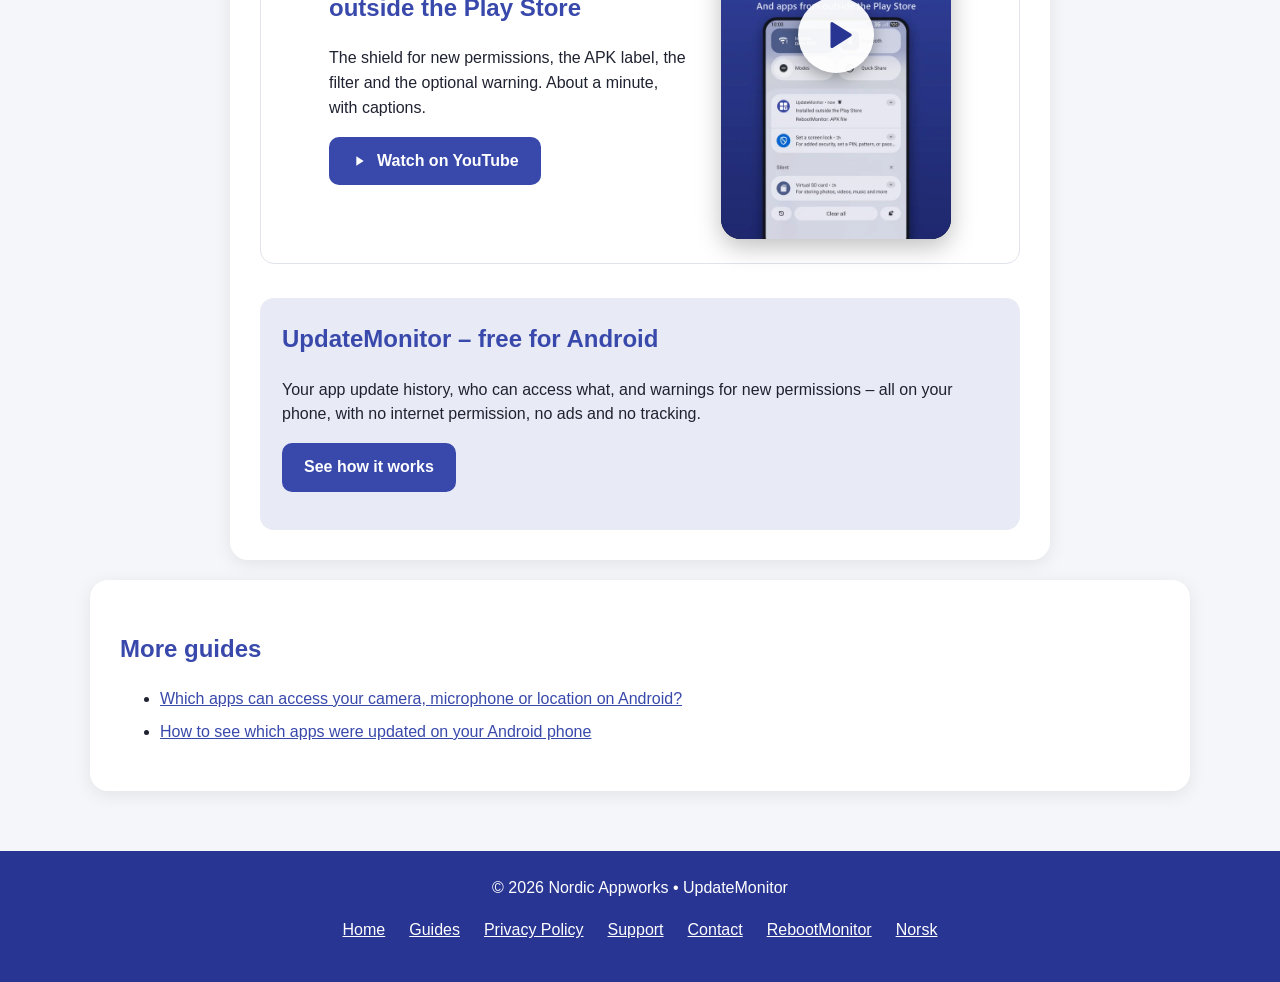
<file: guides/find-apps-outside-play-store.html>
<!DOCTYPE html>
<html lang="en">
<head>
  <meta charset="utf-8">
  <meta name="viewport" content="width=device-width, initial-scale=1">
  <title>How to find apps installed outside the Play Store on Android | UpdateMonitor</title>
  <meta name="description" content="How to check which Android apps came from an APK file or another app store, which apps may install other apps, and how to keep track of new ones.">
  <link rel="canonical" href="https://updatemonitor.app/guides/find-apps-outside-play-store.html">
  <link rel="icon" href="../favicon.ico" sizes="any">
  <link rel="icon" href="../favicon.png" type="image/png">
  <meta name="theme-color" content="#283593">
  <meta property="og:type" content="article">
  <meta property="og:title" content="How to find apps installed outside the Play Store on Android">
  <meta property="og:description" content="How to check which Android apps came from an APK file or another app store, which apps may install other apps, and how to keep track of new ones.">
  <meta property="og:url" content="https://updatemonitor.app/guides/find-apps-outside-play-store.html">
  <meta property="og:image" content="https://updatemonitor.app/img/og-image.png">
  <link rel="stylesheet" href="../style.css">
  <script type="application/ld+json">
[
  {
    "@context": "https://schema.org",
    "@type": "Article",
    "headline": "How to find apps installed outside the Play Store on Android",
    "description": "How to check which Android apps came from an APK file or another app store, which apps may install other apps, and how to keep track of new ones.",
    "datePublished": "2026-10-08",
    "dateModified": "2026-10-08",
    "mainEntityOfPage": "https://updatemonitor.app/guides/find-apps-outside-play-store.html",
    "author": {
      "@type": "Organization",
      "name": "Nordic Appworks"
    },
    "publisher": {
      "@type": "Organization",
      "name": "Nordic Appworks"
    }
  },
  {
    "@context": "https://schema.org",
    "@type": "BreadcrumbList",
    "itemListElement": [
      {
        "@type": "ListItem",
        "position": 1,
        "name": "UpdateMonitor",
        "item": "https://updatemonitor.app/"
      },
      {
        "@type": "ListItem",
        "position": 2,
        "name": "Guides",
        "item": "https://updatemonitor.app/guides/"
      },
      {
        "@type": "ListItem",
        "position": 3,
        "name": "How to find apps installed outside the Play Store",
        "item": "https://updatemonitor.app/guides/find-apps-outside-play-store.html"
      }
    ]
  },
  {
    "@context": "https://schema.org",
    "@type": "FAQPage",
    "mainEntity": [
      {
        "@type": "Question",
        "name": "Is an app from outside the Play Store dangerous?",
        "acceptedAnswer": {
          "@type": "Answer",
          "text": "Not necessarily. Galaxy Store, F-Droid and company portals are common, trusted sources. The point is to know which apps came in that way, so an unexpected one stands out."
        }
      },
      {
        "@type": "Question",
        "name": "Why does an app say installed from unknown?",
        "acceptedAnswer": {
          "@type": "Answer",
          "text": "Android records no installer when an app was installed over USB, or when the installer has since been removed. UpdateMonitor shows this as an unknown source."
        }
      }
    ]
  }
]
  </script>
  <script type="application/ld+json">
[
  {
    "@context": "https://schema.org",
    "@type": "VideoObject",
    "name": "Get warned about new permissions and apps from outside the Play Store",
    "description": "The shield for new permissions, the APK label, the filter and the optional warning.",
    "thumbnailUrl": "https://updatemonitor.app/img/video-3.jpg",
    "uploadDate": "2026-10-08T00:00:00+02:00",
    "duration": "PT1M16S",
    "contentUrl": "https://youtube.com/shorts/X3xFkaH3P44",
    "embedUrl": "https://www.youtube-nocookie.com/embed/X3xFkaH3P44"
  }
]
  </script>
</head>
<body>
<svg xmlns="http://www.w3.org/2000/svg" style="display:none"><symbol id="i-play" viewBox="0 0 24 24"><path d="M8,5v14l11,-7z"/></symbol></svg>

<main class="container">
  <article class="card guide">
    <nav class="breadcrumbs" aria-label="Breadcrumb"><a href="../">UpdateMonitor</a> › <a href="./">Guides</a></nav>
    <h1>How to find apps installed outside the Play Store on Android</h1>
    <p class="tagline">APK files and other stores skip Google Play&#x27;s checks. Here&#x27;s how to see which apps came in that way.</p>
    <p class="meta">Updated 8 October 2026</p>

<p>Most apps come from Google Play, but not all of them. Apps can also arrive as an APK file from a website or a chat, from another store such as Galaxy Store, or through your employer. That isn't wrong in itself – but those apps don't go through Google Play's review, so it's good to know which ones they are.</p>

<h2>Check where an app came from</h2>
<ol class="steps">
  <li>Open <strong>Settings → Apps</strong> and tap the app.</li>
  <li>Scroll to the bottom. Under <strong>App details</strong> or <strong>Store</strong> it says where the app was installed from, for example <em>App installed from Google Play Store</em>.</li>
</ol>
<p>Android shows this per app only, so checking all your apps this way takes a while.</p>

<h2>See which apps may install other apps</h2>
<ol class="steps">
  <li>Go to <strong>Settings → Apps → Special app access → Install unknown apps</strong>.</li>
  <li>Every app that is <strong>Allowed</strong> can install new apps, for example a browser or file manager that downloaded an APK.</li>
  <li>Switch it off for apps that don't need it.</li>
</ol>

<h2>Let Play Protect scan your phone</h2>
<p>Open the <strong>Play Store</strong>, tap your profile picture and choose <strong>Play Protect → Scan</strong>. Play Protect also checks apps that didn't come from Google Play.</p>

<h2>Spot new ones with UpdateMonitor</h2>
<p>UpdateMonitor marks every install and update that came from an APK file, a USB connection or another store, together with its source. You can filter the history to show only those apps, and turn on a warning so you hear about it straight away. Apps your employer installs through a company portal aren't flagged.</p>

<h2>Frequently asked questions</h2>
<h3>Is an app from outside the Play Store dangerous?</h3>
<p>Not necessarily. Galaxy Store, F-Droid and company portals are common, trusted sources. The point is to know which apps came in that way, so an unexpected one stands out.</p>
<h3>Why does an app say "installed from unknown"?</h3>
<p>Android records no installer when an app was installed over USB, or when the installer has since been removed. UpdateMonitor shows this as an unknown source.</p>

    <section class="video-block">
      <div class="video-text">
        <h2>Watch: Get warned about new permissions and apps from outside the Play Store</h2>
        <p>The shield for new permissions, the APK label, the filter and the optional warning. About a minute, with captions.</p>
        <a class="play-btn" href="https://youtube.com/shorts/X3xFkaH3P44" target="_blank" rel="noopener"><svg class="icon" aria-hidden="true"><use href="#i-play"/></svg> Watch on YouTube</a>
      </div>
      <div class="yt" data-id="X3xFkaH3P44" data-title="Get warned about new permissions and apps from outside the Play Store"><button type="button" aria-label="Play the video: Get warned about new permissions and apps from outside the Play Store"><picture><source srcset="../img/video-3.webp" type="image/webp"><img src="../img/video-3.jpg" width="540" height="960" alt="Get warned about new permissions and apps from outside the Play Store" loading="lazy" decoding="async"></picture><span class="play" aria-hidden="true"><svg viewBox="0 0 24 24"><path d="M6 3.8v16.4a1 1 0 0 0 1.5.9l13-8.2a1 1 0 0 0 0-1.7l-13-8.2A1 1 0 0 0 6 3.8z"/></svg></span></button></div>
    </section>

    <div class="cta">
      <h2>UpdateMonitor – free for Android</h2>
      <p>Your app update history, who can access what, and warnings for new permissions – all on your phone, with no internet permission, no ads and no tracking.</p>
      <p><a class="play-btn" href="../">See how it works</a></p>
    </div>
  </article>

  <section class="card">
    <h2>More guides</h2>
    <ul class="guide-links">
      <li><a href="android-app-permissions.html">Which apps can access your camera, microphone or location on Android?</a></li>
      <li><a href="android-app-update-history.html">How to see which apps were updated on your Android phone</a></li>
    </ul>
  </section>
</main>

<footer class="footer">
  <div>© 2026 Nordic Appworks • UpdateMonitor</div>
  <nav>
    <a href=".././">Home</a>
    <a href="../guides/">Guides</a>
    <a href="../privacy.html">Privacy Policy</a>
    <a href=".././#support">Support</a>
    <a href=".././#contact">Contact</a>
    <a href="https://rebootmonitor.com/">RebootMonitor</a>
    <a href="../no/" hreflang="nb" lang="nb">Norsk</a>
  </nav>
</footer>
<script>
  // Load the YouTube player only after a click (youtube-nocookie); a local file: page opens YouTube instead
  document.querySelectorAll(".yt").forEach(function (box) {
    var button = box.querySelector("button");
    if (!button) return;
    button.addEventListener("click", function () {
      var id = box.getAttribute("data-id");
      if (location.protocol === "file:") { window.open("https://youtube.com/shorts/" + id, "_blank", "noopener"); return; }
      var frame = document.createElement("iframe");
      frame.src = "https://www.youtube-nocookie.com/embed/" + id + "?autoplay=1&rel=0&playsinline=1";
      frame.title = box.getAttribute("data-title");
      frame.allow = "accelerometer; autoplay; encrypted-media; picture-in-picture";
      frame.allowFullscreen = true;
      frame.referrerPolicy = "strict-origin-when-cross-origin";
      box.replaceChildren(frame);
    });
  });
</script>
</body>
</html>
</file>
<file: style.css>
/* Same structure as rebootmonitor.com, in UpdateMonitor's indigo */
:root {
  --primary: #3949ab;
  --primary-dark: #283593;
  --accent: #3949ab;
  --accent-soft: #e8eaf6;
  --text: #1f2230;
  --muted: #555b6e;
  --bg: #f5f6fa;
  --card: #ffffff;
  --border: #e1e3ec;
  --warning-bg: #fff3d6;
  --warning-text: #8a4b00;
}

html { scroll-behavior: smooth; }
body {
  font-family: "Segoe UI", Arial, sans-serif;
  margin: 0;
  background: var(--bg);
  color: var(--text);
  line-height: 1.55;
}
header { background: var(--primary-dark); line-height: 0; }
header img { width: 100%; height: auto; display: block; }

.container { max-width: 1100px; margin: auto; padding: 32px 20px 40px; }
.card {
  background: var(--card);
  padding: 30px;
  border-radius: 18px;
  box-shadow: 0 4px 18px rgba(0, 0, 0, .08);
  margin: 20px 0;
}
h1 { color: var(--primary-dark); font-size: 30px; margin: 0 0 6px; line-height: 1.25; }
h2 { color: var(--primary); }
h3 { margin: 10px 0 6px; }
.tagline { font-size: 18px; color: var(--muted); margin: 0 0 18px; }
a { color: var(--primary); }

.icon { display: inline-block; width: 1em; height: 1em; fill: currentColor; vertical-align: -.125em; }

.features { display: grid; grid-template-columns: repeat(auto-fit, minmax(220px, 1fr)); gap: 20px; }
.feature { text-align: center; }
.feature .icon { font-size: 40px; color: var(--accent); }
.feature p { color: var(--muted); margin: 0; }

.two-col { display: grid; grid-template-columns: repeat(auto-fit, minmax(300px, 1fr)); gap: 20px; margin: 20px 0; }
.two-col .card { margin: 0; }
.check-list, .perm-list { margin: 0; padding-left: 20px; }
.check-list li, .perm-list li { margin: 6px 0; }

.screens { display: flex; gap: 28px; justify-content: center; flex-wrap: wrap; }
.screens figure { margin: 0; max-width: 240px; width: 100%; text-align: center; }
.screens img { width: 100%; height: auto; border-radius: 22px; box-shadow: 0 8px 25px rgba(0, 0, 0, .2); }
.screens figcaption { margin-top: 10px; color: var(--muted); font-size: 15px; }
.widget-shot { max-width: 520px; margin: 10px auto 0; }
.widget-shot img { width: 100%; height: auto; border-radius: 26px; box-shadow: 0 8px 25px rgba(0, 0, 0, .18); }

.permission-example {
  display: inline-block;
  background: var(--warning-bg);
  color: var(--warning-text);
  border-radius: 8px;
  padding: 6px 12px;
  font-size: 15px;
}

.badge {
  display: inline-block;
  background: var(--accent-soft);
  color: var(--primary-dark);
  border-radius: 999px;
  padding: 4px 12px;
  font-size: 14px;
  font-weight: 600;
  margin-bottom: 8px;
}
.play-card { display: flex; align-items: center; gap: 24px; flex-wrap: wrap; border-left: 6px solid var(--accent); }
.play-card > .icon { font-size: 48px; color: var(--accent); }
.play-card .play-text { flex: 1; min-width: 240px; }
.play-card h2 { margin-top: 0; }
.play-btn {
  display: inline-flex; align-items: center; gap: 10px;
  background: var(--primary); color: #fff; text-decoration: none;
  padding: 12px 22px; border-radius: 10px; font-weight: 600;
}
.play-btn[aria-disabled="true"] { background: #9fa8da; cursor: default; }

.coffee-btn {
  display: inline-flex; align-items: center; gap: 10px;
  background: #ffdd00; color: #000; text-decoration: none;
  border: 2px solid #000; border-radius: 12px;
  padding: 10px 22px; font-size: 18px; font-weight: 700;
}
.coffee-btn:hover { background: #ffe94d; }

.contact-form label { display: block; font-weight: 600; margin: 16px 0 6px; }
.contact-form input, .contact-form textarea {
  width: 100%; box-sizing: border-box; padding: 12px 14px;
  border: 1px solid var(--border); border-radius: 10px;
  font-family: inherit; font-size: 15px; resize: vertical;
}
.contact-form input:focus, .contact-form textarea:focus { outline: none; border-color: var(--accent); }
.contact-form button {
  margin-top: 20px; background: var(--primary); color: #fff; border: none;
  padding: 12px 28px; border-radius: 10px; font-size: 16px; font-weight: 600; cursor: pointer;
}
.contact-form button:hover { background: var(--primary-dark); }
.contact-status { margin-top: 14px; font-weight: 600; }
.contact-status.ok { color: #1b7a47; }
.contact-status.error { color: #b3261e; }

table { border-collapse: collapse; width: 100%; }
th, td { text-align: left; padding: 10px; border-bottom: 1px solid var(--border); vertical-align: top; }
code { background: var(--accent-soft); padding: 1px 6px; border-radius: 6px; font-size: .92em; }
.back-link { display: inline-block; margin-bottom: 8px; text-decoration: none; font-weight: 600; }

.footer { background: var(--primary-dark); color: #fff; text-align: center; padding: 25px; }
.footer a { color: #fff; }
.footer nav { margin-top: 4px; display: flex; flex-wrap: wrap; justify-content: center; }
.footer nav a { display: inline-block; padding: 14px 12px; min-height: 48px; box-sizing: border-box; }

/* Videos: thumbnail with a play button; the player loads only after a click */
.yt { position: relative; width: 100%; max-width: 230px; aspect-ratio: 9 / 16; border-radius: 20px; overflow: hidden;
  box-shadow: 0 8px 25px rgba(0, 0, 0, .25); background: #000; margin: 0 auto; }
.yt picture { position: absolute; inset: 0; display: block; }
.yt img { width: 100%; height: 100%; object-fit: cover; display: block; }
.yt > button { position: absolute; inset: 0; width: 100%; border: 0; background: transparent; cursor: pointer; padding: 0; }
.yt .play { position: absolute; left: 50%; top: 50%; transform: translate(-50%, -50%); width: 76px; height: 76px; border-radius: 50%;
  background: rgba(255, 255, 255, .94); display: flex; align-items: center; justify-content: center; box-shadow: 0 4px 16px rgba(0, 0, 0, .35); }
.yt .play svg { width: 34px; height: 34px; fill: var(--primary-dark); margin-left: 5px; }
.yt > button:hover .play { background: #fff; }
.yt > button:focus-visible { outline: 4px solid #9fa8da; outline-offset: -4px; }
.yt iframe { position: absolute; inset: 0; width: 100%; height: 100%; border: 0; }
.videos { display: grid; grid-template-columns: repeat(auto-fit, minmax(230px, 1fr)); gap: 28px; margin-top: 12px; }
.video-item { text-align: center; max-width: 300px; margin: 0 auto; display: flex; flex-direction: column; align-items: center; }
.video-item .play-btn { margin-top: auto; }
.video-item h3 { margin: 16px 0 6px; }
.video-item p { color: var(--muted); margin: 0 0 14px; }
.video-block { display: flex; align-items: center; justify-content: center; gap: 32px; flex-wrap: wrap; margin: 30px 0 0;
  padding: 24px; border-radius: 14px; border: 1px solid var(--border); }
.video-block .video-text { flex: 1; min-width: 240px; max-width: 360px; }
.video-block h2 { margin-top: 0; }
.video-block .yt { margin: 0; flex: 0 0 auto; width: 230px; }

.video-block.promo { border: 0; padding: 0; margin: 0; }

/* Guides */
.guide { max-width: 760px; margin-left: auto; margin-right: auto; }
.guide h2 { margin-top: 30px; }
.guide .meta { color: var(--muted); font-size: 14px; margin-top: -8px; }
.breadcrumbs { font-size: 14px; margin-bottom: 10px; color: var(--muted); }
.breadcrumbs a { text-decoration: none; font-weight: 600; }
.steps li { margin: 8px 0; }
.note { background: var(--accent-soft); border-radius: 10px; padding: 12px 16px; }
.cta { margin-top: 34px; padding: 22px; border-radius: 14px; background: var(--accent-soft); }
.cta h2 { margin-top: 0; }
.guide-links li { margin: 8px 0; }
.guide-grid { display: grid; grid-template-columns: repeat(auto-fit, minmax(280px, 1fr)); gap: 20px; }
.guide-card {
  display: block; background: var(--card); border-radius: 18px; padding: 24px; text-decoration: none; color: var(--text);
  box-shadow: 0 4px 18px rgba(0, 0, 0, .08); border-top: 5px solid var(--accent);
}
.guide-card:hover { box-shadow: 0 6px 24px rgba(0, 0, 0, .14); }
.guide-card h2 { font-size: 20px; margin-top: 0; }
.guide-card p { color: var(--muted); margin: 0; }

@media (max-width: 600px) {
  .container { padding: 20px 14px 32px; }
  .card { padding: 22px; }
  h1 { font-size: 25px; }
}


/* intro with at-a-glance panel, FAQ, four screenshots in one row */
.intro-grid { display: grid; grid-template-columns: minmax(0, 1fr) 300px; gap: 40px; align-items: start; }
.glance { background: var(--accent-soft); border-radius: 14px; padding: 20px 22px; }
.glance h3 { margin: 0 0 12px; color: var(--primary-dark); font-size: 17px; }
.glance ul { list-style: none; margin: 0; padding: 0; display: grid; gap: 12px; }
.glance li { display: flex; gap: 10px; align-items: flex-start; font-size: 15px; }
.glance li::before { content: "\2713"; flex: none; color: var(--primary); font-weight: 700; }
.faq details { border-top: 1px solid var(--border); padding: 14px 0; }
.faq details:last-of-type { border-bottom: 1px solid var(--border); }
.faq summary { cursor: pointer; font-weight: 600; color: var(--primary-dark); }
.faq p { margin: 10px 0 0; max-width: 70ch; }
.screens { gap: 24px; }
.screens figure { max-width: 216px; }
@media (max-width: 900px) { .intro-grid { grid-template-columns: 1fr; } }
</file>
